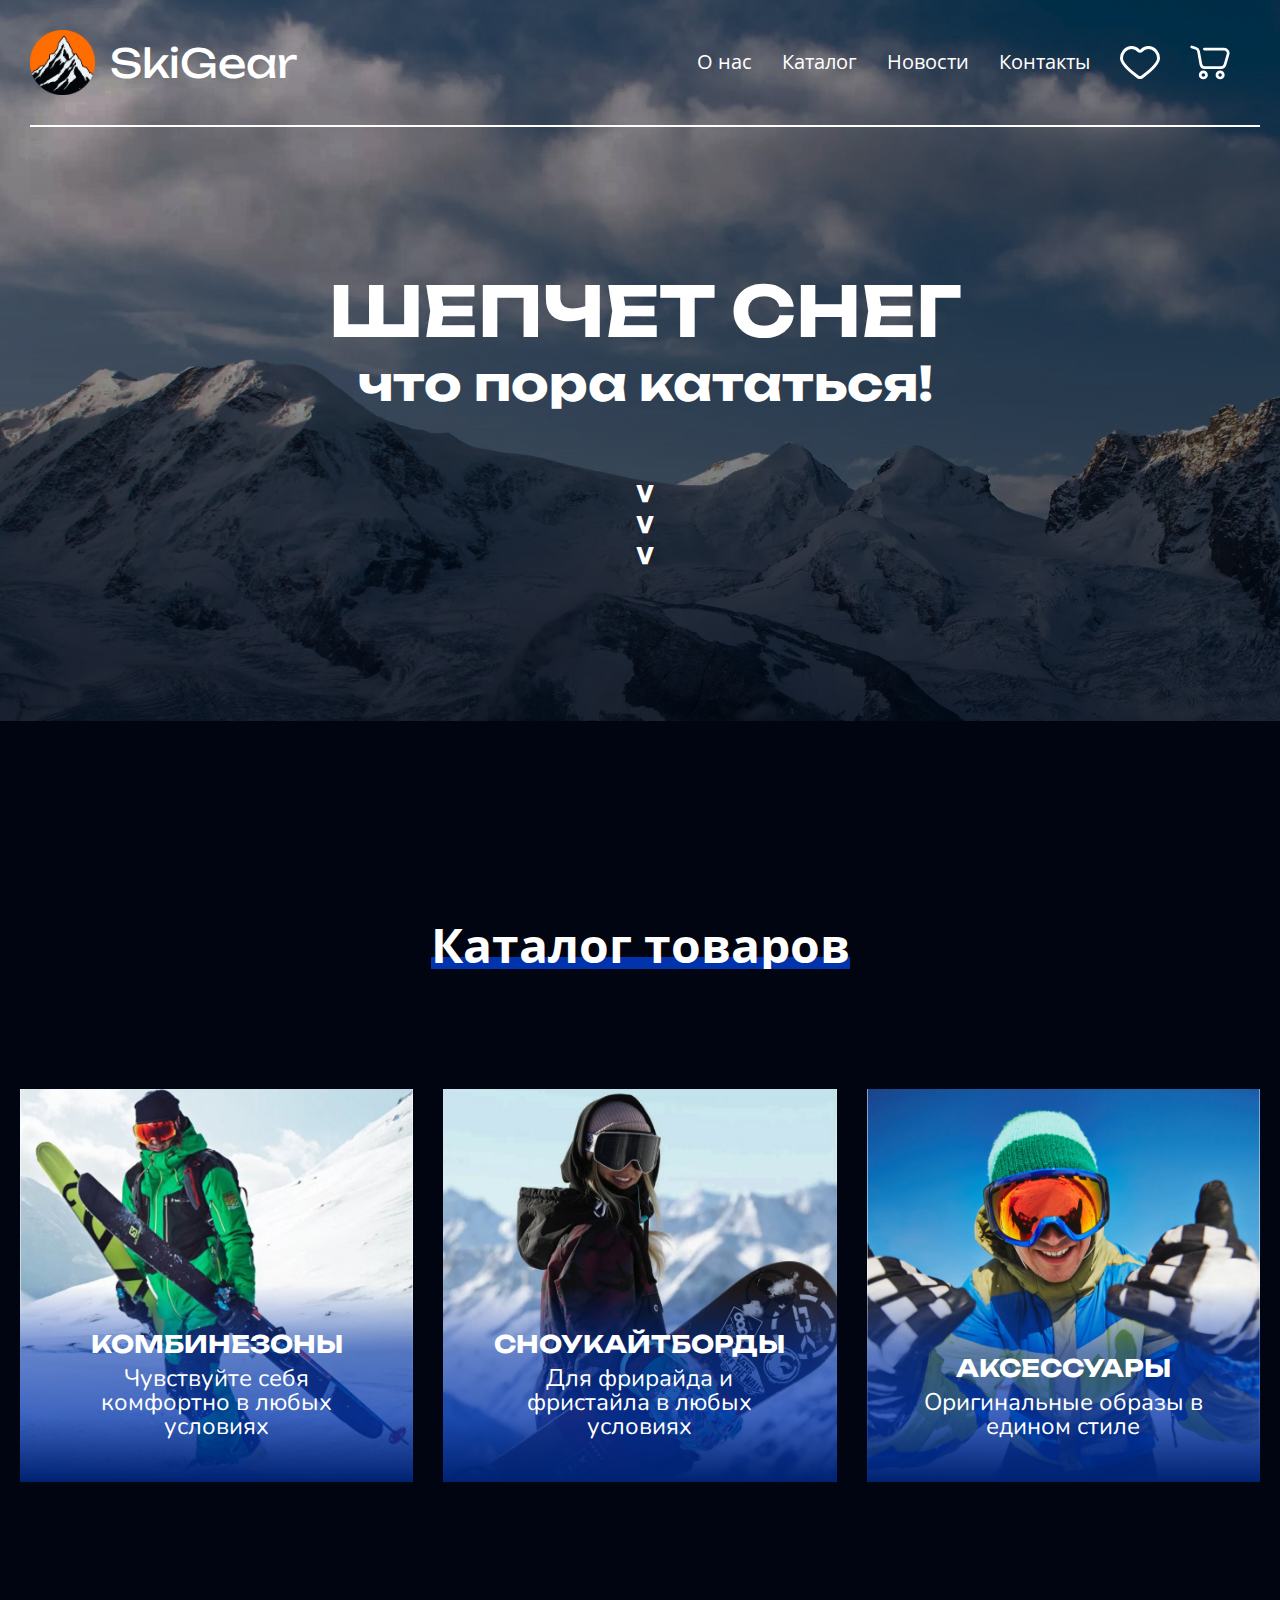
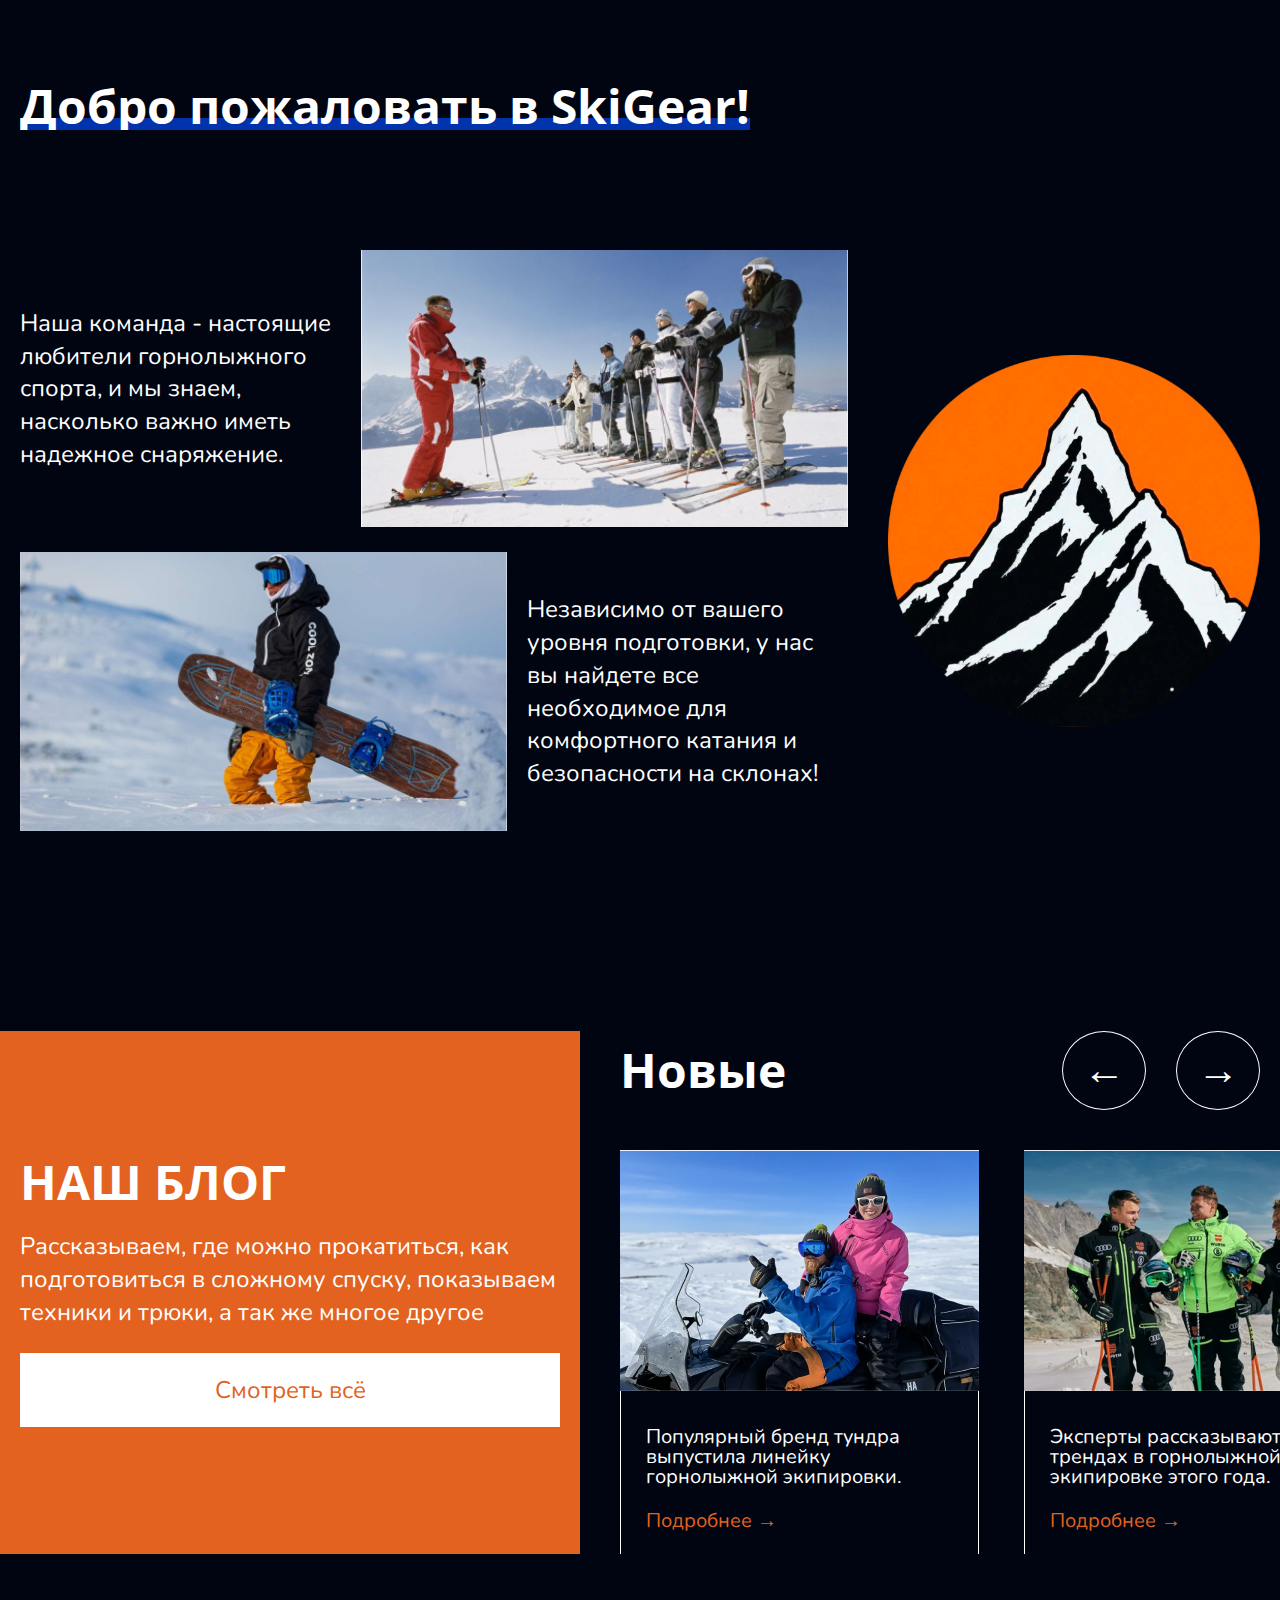
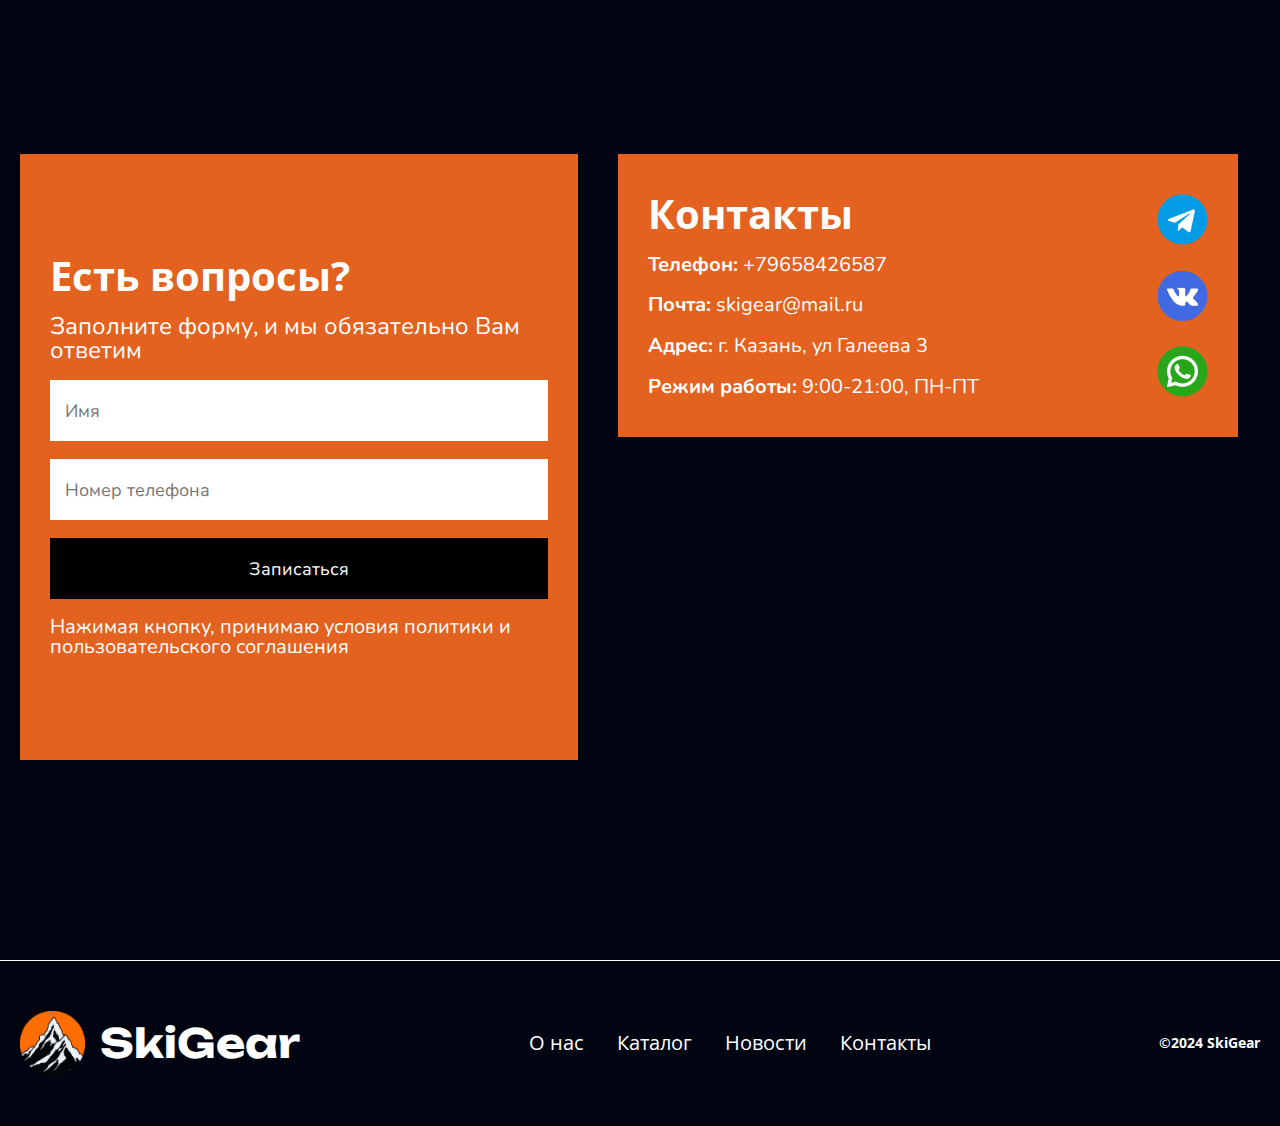
<file: index.html>
<!DOCTYPE html>
<html lang="en">

<head>
    <meta charset="UTF-8">
    <meta name="viewport" content="width=device-width, initial-scale=1.0">
    <link rel="shortcut icon" href="assets/media/logo.png" type="image/x-icon">
    <link rel="stylesheet" href="assets/style/style.css">
    <title>SkiGear</title>
</head>

<body>

    <div class="basket">
        <div class="basket__popup">
            <div class="basket__close">
                <span></span>
            </div>

            <div class="basket__title basket__content">Ваш заказ</div>

            <div class="basket__container">
                <div class="basket__cards ">
                    <div class="basket__card bc basket__content">
                        <div class="bc__close">
                            <span></span>
                        </div>

                        <div class="bc__left">
                            <img src="assets/media/tovar-1.jpg" alt="tovar">
                        </div>
                        <div class="bc__rigth">
                            <p class="bc__name">Комбинезон Тундра STREET 2023</p>
                            <p class="bc__feature"><span>Цвет:</span> оранжевый</p>
                            <p class="bc__feature"><span>Размер:</span> S</p>
                            <div class="bc__bottom">
                                <div class="bc__count">
                                    <button class="bc__minus">-</button>
                                    <p class="bc__count-text">1</p>
                                    <button class="bc__plus">+</button>
                                </div>

                                <p class="bc__price">41 000 ₽</p>
                            </div>
                        </div>
                    </div>

                    <div class="basket__card bc basket__content">
                        <div class="bc__close">
                            <span></span>
                        </div>

                        <div class="bc__left">
                            <img src="assets/media/tovar-1.jpg" alt="tovar">
                        </div>
                        <div class="bc__rigth">
                            <p class="bc__name">Комбинезон Тундра STREET 2023</p>
                            <p class="bc__feature"><span>Цвет:</span> оранжевый</p>
                            <p class="bc__feature"><span>Размер:</span> S</p>
                            <div class="bc__bottom">
                                <div class="bc__count">
                                    <button class="bc__minus">-</button>
                                    <p class="bc__count-text">1</p>
                                    <button class="bc__plus">+</button>
                                </div>

                                <p class="bc__price">41 000 ₽</p>
                            </div>
                        </div>
                    </div>
                </div>

                <div class="basket__bottom basket__content">
                    <div class="basket__textBlock">
                        <input class="basket__promocode" type="text" placeholder="ПРОМОКОД">
                    </div>
                    <div class="basket__textBlock">
                        <p>Доставка</p>
                        <p>200 ₽</p>
                    </div>
                    <div class="basket__textBlock big">
                        <p>Сумма заказа</p>
                        <p>7 699 ₽</p>
                    </div>

                    <button class="basket__btn">Оформить заказ</button>
                </div>
            </div>
        </div>
    </div>

    <!-- Шапка -->
    <div class="header _welcome">
        <header class="header__content content">
            <a href="index.html" class="logo">
                <img src="assets/media/logo.png" alt="logo">
                <p>SkiGear</p>
            </a>

            <div class="header__left">
                <nav class="header__navigation">
                    <div class="header__menuExit"></div>

                    <a class="navigation" href="#about">О нас</a>
                    <a class="navigation" href="catalog.html">Каталог</a>
                    <a class="navigation" href="#news">Новости</a>
                    <a class="navigation" href="#">Контакты</a>
                </nav>

                <div class="header__img">
                    <img src="assets/media/heart-white.svg" alt="heart-white">
                </div>

                <div class="header__img">
                    <img src="assets/media/basket.svg" alt="basket">
                </div>

                <div class="header__burger"></div>
            </div>
        </header>

        <!-- Баннер -->
        <div class="banner _welcome">
            <div class="banner__text">
                <h1>ШЕПЧЕТ СНЕГ</h1>
                <p>что пора кататься!</p>
                <a href="#about" class="banner__arrow">
                    <span>></span>
                    <span>></span>
                    <span>></span>
                </a>
            </div>
        </div>
    </div>

    <!-- Каталоги -->
    <section class="catalog content">
        <h2 class="underlined">Каталог товаров</h2>
        <div class="catalog__cards">
            <div class="catalog__card">
                <img src="assets/media/catalog-1.jpg" alt="catalog__card">
                <div class="catalog__text">
                    <h4>КОМБИНЕЗОНЫ</h4>
                    <p>Чувствуйте себя комфортно в любых условиях</p>
                    <a href="catalog.html">подробнее</a>
                </div>
            </div>
            <div class="catalog__card">
                <img src="assets/media/catalog-2.jpg" alt="catalog__card">
                <div class="catalog__text">
                    <h4>СНОУКАЙТБОРДЫ</h4>
                    <p>Для фрирайда и фристайла в любых условиях</p>
                    <a href="catalog.html">подробнее</a>
                </div>
            </div>
            <div class="catalog__card">
                <img src="assets/media/catalog-3.jpg" alt="catalog__card">
                <div class="catalog__text">
                    <h4>АКСЕССУАРЫ</h4>
                    <p>Оригинальные образы в едином стиле</p>
                    <a href="catalog.html">подробнее</a>
                </div>
            </div>
        </div>
    </section>

    <!-- Блок о нас -->
    <section class="about content" id="about">
        <h2 class="underlined">Добро пожаловать в SkiGear!</h2>

        <div class="about__info">
            <img src="assets/media/logo-mega.svg" alt="logo-mega">

            <div class="about__cards">
                <div class="about__card">
                    <p>Наша команда - настоящие любители горнолыжного спорта, и мы знаем, насколько важно иметь
                        надежное
                        снаряжение.</p>
                    <img src="assets/media/about-1.jpg" alt="about">
                </div>

                <div class="about__card">
                    <img src="assets/media/about-2.jpg" alt="about">
                    <p>Независимо от вашего уровня подготовки, у нас вы найдете все необходимое для комфортного
                        катания
                        и безопасности на склонах!</p>
                </div>
            </div>
        </div>
    </section>

    <!-- Блок с новостями -->
    <section class="news">
        <div class="news__left news-nl">
            <div class="news-nl__content">
                <h2>НАШ БЛОГ</h2>
                <p>Рассказываем, где можно прокатиться, как подготовиться в сложному спуску, показываем техники и
                    трюки,
                    а так же многое другое</p>
                <button>Смотреть всё</button>
            </div>
        </div>

        <div class="news__right news-nr">
            <div class="news-nr__top">
                <h3>Новые</h3>

                <div class="news-nr__btns">
                    <button class="news__arrow">←</button>
                    <button class="news__arrow arrow__left">→</button>
                </div>
            </div>
            <div class="news-nr__cards slider">
                <div class="news-nr__card active">
                    <img src="assets/media/news-1.jpg" alt="news">
                    <div class="news-nr__card-text">
                        <p>Популярный бренд тундра выпустила линейку горнолыжной экипировки.</p>
                        <button>Подробнее <span>→</span></button>
                    </div>
                </div>
                <div class="news-nr__card">
                    <img src="assets/media/news-2.jpg" alt="news">
                    <div class="news-nr__card-text">
                        <p>Эксперты рассказывают о трендах в горнолыжной экипировке этого года. </p>
                        <button>Подробнее →</button>
                    </div>
                </div>
                <div class="news-nr__card">
                    <img src="assets/media/news-3.jpg" alt="news">
                    <div class="news-nr__card-text">
                        <p>Подборка самых функциональных горнолыжных костюмов и аксессуаров </p>
                        <button>Подробнее →</button>
                    </div>
                </div>
                <div class="news-nr__card">
                    <img src="assets/media/news-4.jpg" alt="news">
                    <div class="news-nr__card-text">
                        <p>Только сегодня специальное предложение на горнолыжную экипировку от известных брендов.
                        </p>
                        <button>Подробнее →</button>
                    </div>
                </div>
            </div>
        </div>
    </section>

    <!-- Блок с формой, информацией и картой -->
    <section class="FIM content">
        <div class="forms">
            <h3 class="FIM__title">Есть вопросы?</h3>
            <p class="FIM__text">Заполните форму, и мы обязательно Вам ответим</p>
            <input type="text" placeholder="Имя">
            <input type="text" placeholder="Номер телефона">
            <button>Записаться</button>
            <p class="FIM__textMini">Нажимая кнопку, принимаю условия политики и пользовательского соглашения</span>
        </div>

        <div class="info">
            <div class="info__left">
                <h3 class="FIM__title">Контакты</h3>
                <p class="FIM__textMini"><span>Телефон:</span> +79658426587</p>
                <p class="FIM__textMini"><span>Почта:</span> skigear@mail.ru</p>
                <p class="FIM__textMini"><span>Адрес:</span> г. Казань, ул Галеева 3</p>
                <p class="FIM__textMini"><span>Режим работы: </span> 9:00-21:00, ПН-ПТ</p>
            </div>
            <div class="info__rigth">
                <img src="assets/media/telegram.png" alt="telegram">
                <img src="assets/media/vk.png" alt="vk">
                <img src="assets/media/whatsApp.png" alt="whatsApp">
            </div>
        </div>

        <div class="map">
            <div>
                <iframe
                    src="https://yandex.ru/map-widget/v1/?ll=49.175882%2C55.801814&mode=search&oid=141185495483&ol=biz&sctx=ZAAAAAgBEAAaKAoSCSB%2B%2FnvwlkhAEVQB9zx%2F5ktAEhIJuwz%2F6QYKtD8RjV2iemtgmz8iBgABAgMEBSgKOABAjJ0GSAFqAnJ1nQHNzEw9oAEAqAEAvQFFby9DwgEGu%2BO%2B%2Bo0EggIR0LzRhtC6INC60YLQuNGC0YGKAgCSAgMyMTOaAgxkZXNrdG9wLW1hcHOwAgE%3D&sll=49.175882%2C55.801814&sspn=0.016456%2C0.005620&text=%D0%BC%D1%86%D0%BA%20%D0%BA%D1%82%D0%B8%D1%82%D1%81&z=16.25"
                    width="100%" height="280" frameborder="1" allowfullscreen="true"
                    style="position:relative;"></iframe>
            </div>
        </div>
    </section>

    <!-- footer -->
    <footer class="content">
        <a href="index.html" class="logo footer">
            <img src="assets/media/logo.png" alt="logo">
            <p>SkiGear</p>
        </a>
        <nav>
            <a class="navigation" href="#about">О нас</a>
            <a class="navigation" href="catalog.html">Каталог</a>
            <a class="navigation" href="#news">Новости</a>
            <a class="navigation" href="#">Контакты</a>
        </nav>
        <p>©2024 SkiGear</p>
    </footer>
    <script src="assets/js/welcome.js"></script>
    <script src="assets/js/script.js"></script>
</body>

</html>
</file>
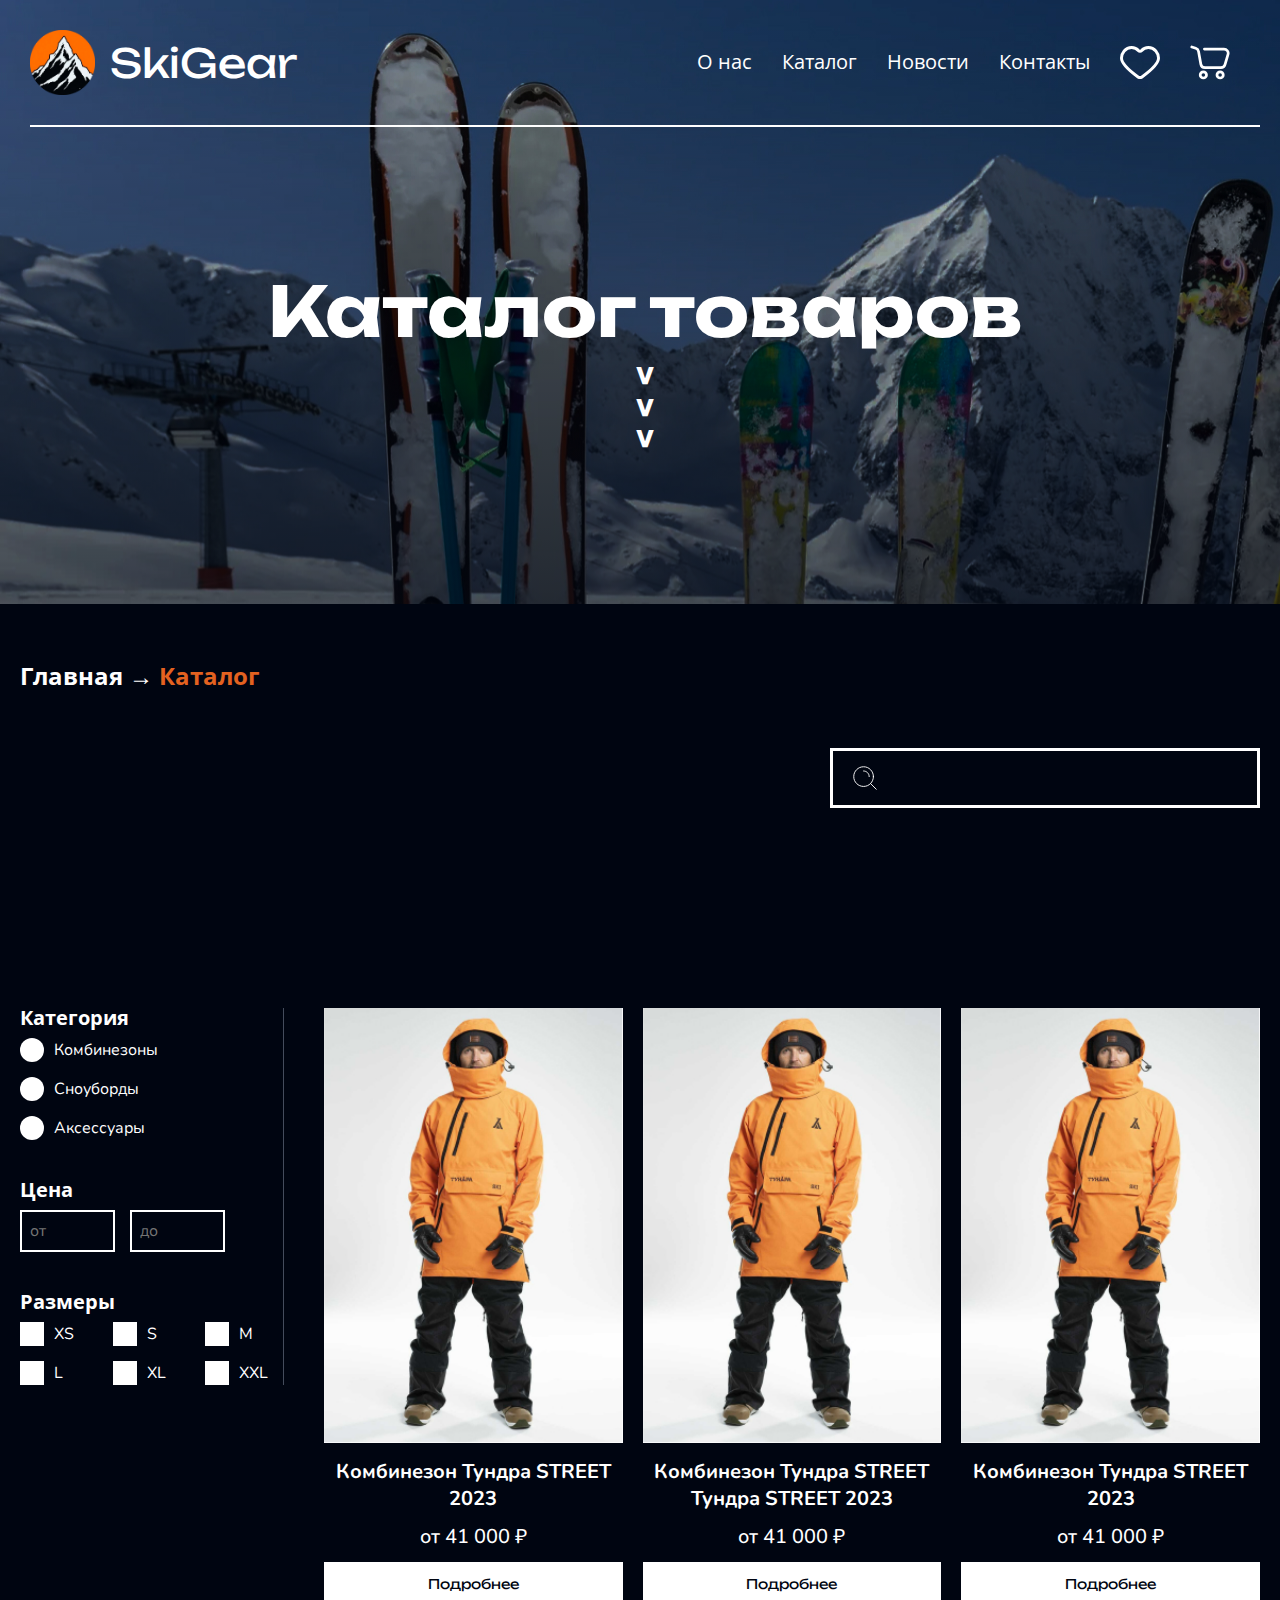
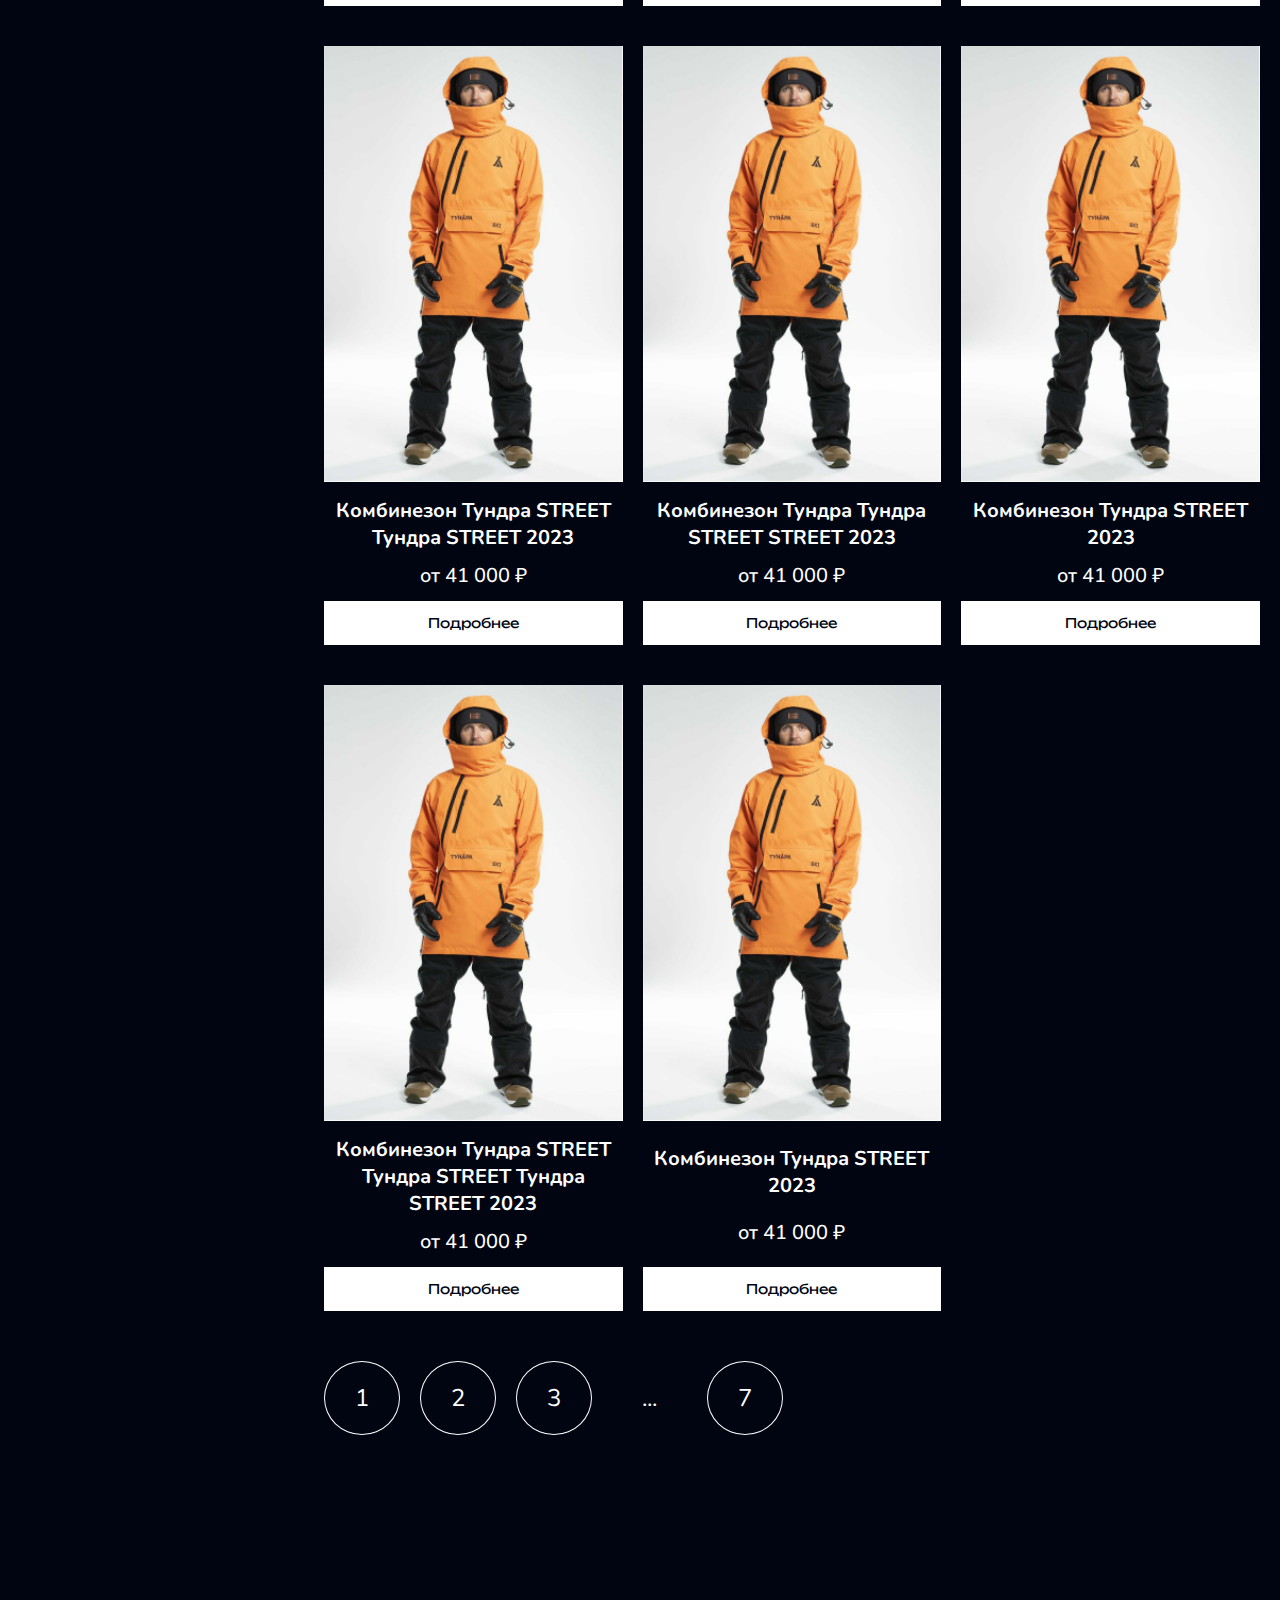
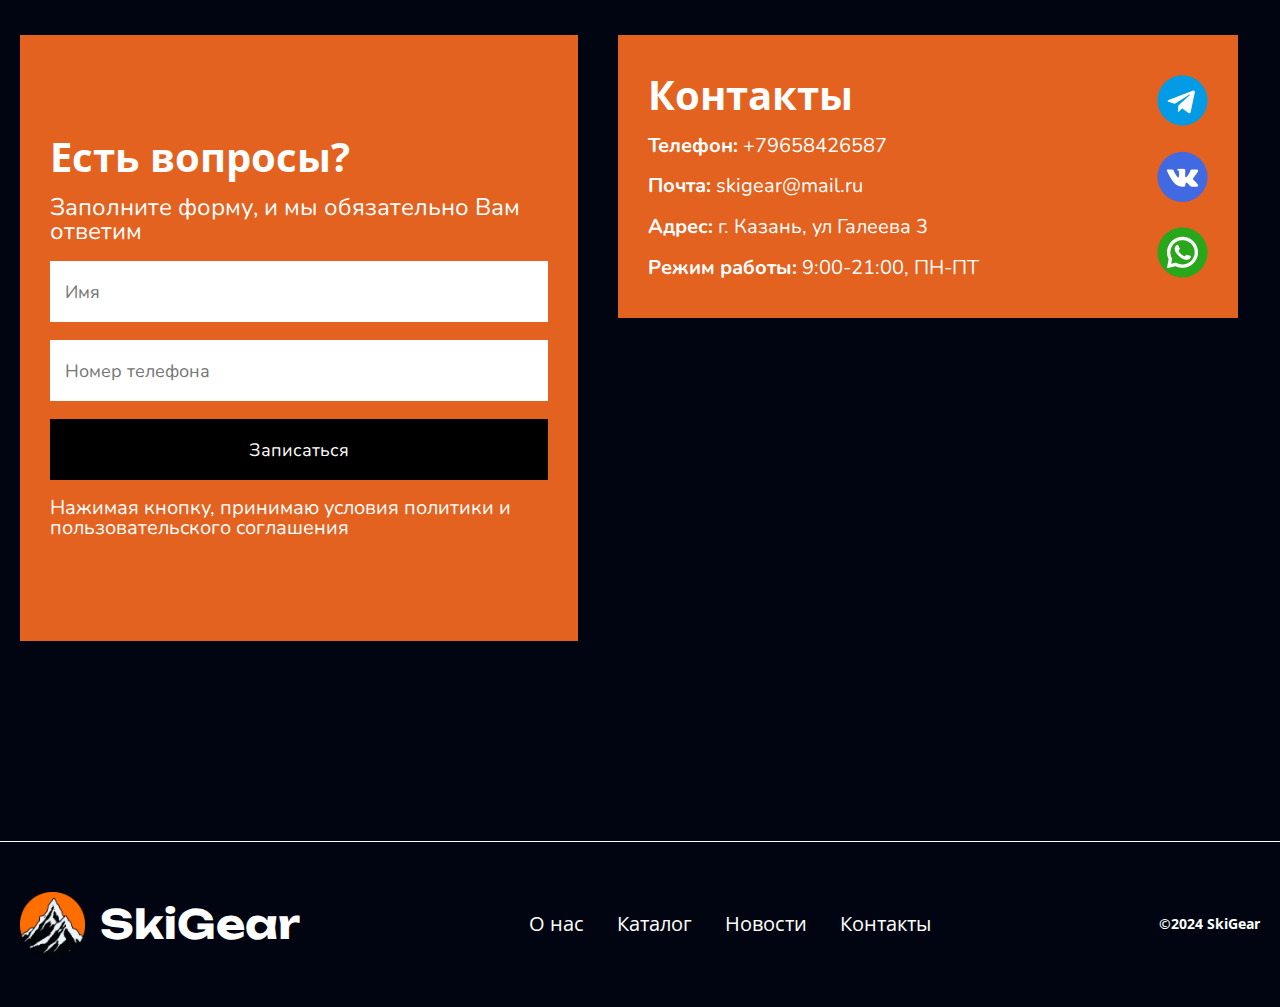
<file: catalog.html>
<!DOCTYPE html>
<html lang="en">

<head>
    <meta charset="UTF-8">
    <meta name="viewport" content="width=device-width, initial-scale=1.0">
    <link rel="shortcut icon" href="assets/media/logo.png" type="image/x-icon">
    <link rel="stylesheet" href="assets/style/style.css">
    <title>SkiGear</title>
</head>

<body>

    <div class="basket">
        <div class="basket__popup">
            <div class="basket__close">
                <span></span>
            </div>

            <div class="basket__title basket__content">Ваш заказ</div>

            <div class="basket__container">
                <div class="basket__cards ">
                    <div class="basket__card bc basket__content">
                        <div class="bc__close">
                            <span></span>
                        </div>

                        <div class="bc__left">
                            <img src="assets/media/tovar-1.jpg" alt="tovar">
                        </div>
                        <div class="bc__rigth">
                            <p class="bc__name">Комбинезон Тундра STREET 2023</p>
                            <p class="bc__feature"><span>Цвет:</span> оранжевый</p>
                            <p class="bc__feature"><span>Размер:</span> S</p>
                            <div class="bc__bottom">
                                <div class="bc__count">
                                    <button class="bc__minus">-</button>
                                    <p class="bc__count-text">1</p>
                                    <button class="bc__plus">+</button>
                                </div>

                                <p class="bc__price">41 000 ₽</p>
                            </div>
                        </div>
                    </div>

                    <div class="basket__card bc basket__content">
                        <div class="bc__close">
                            <span></span>
                        </div>

                        <div class="bc__left">
                            <img src="assets/media/tovar-1.jpg" alt="tovar">
                        </div>
                        <div class="bc__rigth">
                            <p class="bc__name">Комбинезон Тундра STREET 2023</p>
                            <p class="bc__feature"><span>Цвет:</span> оранжевый</p>
                            <p class="bc__feature"><span>Размер:</span> S</p>
                            <div class="bc__bottom">
                                <div class="bc__count">
                                    <button class="bc__minus">-</button>
                                    <p class="bc__count-text">1</p>
                                    <button class="bc__plus">+</button>
                                </div>

                                <p class="bc__price">41 000 ₽</p>
                            </div>
                        </div>
                    </div>
                </div>

                <div class="basket__bottom basket__content">
                    <div class="basket__textBlock">
                        <input class="basket__promocode" type="text" placeholder="ПРОМОКОД">
                    </div>
                    <div class="basket__textBlock">
                        <p>Доставка</p>
                        <p>200 ₽</p>
                    </div>
                    <div class="basket__textBlock big">
                        <p>Сумма заказа</p>
                        <p>7 699 ₽</p>
                    </div>

                    <button class="basket__btn">Оформить заказ</button>
                </div>
            </div>
        </div>
    </div>

    <!-- Шапка -->
    <div class="header _catalog">
        <!-- Навигационное меню -->
        <div class="header__content content">
            <a href="index.html" class="logo">
                <img src="assets/media/logo.png" alt="logo">
                <p>SkiGear</p>
            </a>

            <div class="header__left">
                <nav class="header__navigation">
                    <div class="header__menuExit"></div>

                    <a class="navigation" href="#about">О нас</a>
                    <a class="navigation" href="catalog.html">Каталог</a>
                    <a class="navigation" href="#news">Новости</a>
                    <a class="navigation" href="#">Контакты</a>
                </nav>

                <div class="header__img">
                    <img src="assets/media/heart-white.svg" alt="heart-white">
                </div>

                <div class="header__img">
                    <img src="assets/media/basket.svg" alt="basket">
                </div>

                <div class="header__burger"></div>
            </div>
        </div>

        <!-- Баннер -->
        <div class="banner cp _catalog">
            <div class="banner__text">
                <h1>Каталог товаров</h1>
                <a href="#cp-search" class="banner__arrow">
                    <span>></span>
                    <span>></span>
                    <span>></span>
                </a>
            </div>
        </div>
    </div>

    <!-- Хлебные крошки -->
    <div class="breadcrumbs content">
        <p><a href="index.html">Главная →</a> <span>Каталог</span></p>
    </div>

    <!-- Поисковик -->
    <div class="cp-search content" id="cp-search">
        <div class="cp-search__inp">
            <img src="assets/media/magnifier.svg" alt="magnifier">
            <input type="text">
        </div>
    </div>

    <!-- Каталог товаров -->
    <div class="cp-block content">
        <div class="cp__filter filter-cp">
            <div class="filter-cp__category">
                <p class="filter-cp__name">Категория</p>
                <div class="filter-cp__inp _radio">
                    <input type="radio" name="category" id="category-1">
                    <label class="filter-cp__text _radio" for="category-1">Комбинезоны</label>
                    <input type="radio" name="category" id="category-2">
                    <label class="filter-cp__text _radio" for="category-2">Сноуборды</label>
                    <input type="radio" name="category" id="category-3">
                    <label class="filter-cp__text _radio" for="category-3">Аксессуары</label>
                </div>
            </div>
            <div class="filter-cp__category">
                <p class="filter-cp__name">Цена</p>
                <div class="filter-cp__inp _price">
                    <input type="text" placeholder="от">
                    <input type="text" placeholder="до">
                </div>
            </div>
            <div class="filter-cp__category">
                <p class="filter-cp__name">Размеры</p>
                <div class="filter-cp__inp _size">
                    <input type="checkbox" name="size" id="size-1">
                    <label class="filter-cp__text _size" for="size-1">XS</label>
                    <input type="checkbox" name="size" id="size-2">
                    <label class="filter-cp__text _size" for="size-2">S</label>
                    <input type="checkbox" name="size" id="size-3">
                    <label class="filter-cp__text _size" for="size-3">M</label>
                    <input type="checkbox" name="size" id="size-4">
                    <label class="filter-cp__text _size" for="size-4">L</label>
                    <input type="checkbox" name="size" id="size-5">
                    <label class="filter-cp__text _size" for="size-5">XL</label>
                    <input type="checkbox" name="size" id="size-6">
                    <label class="filter-cp__text _size" for="size-6">XXL</label>
                </div>
            </div>
        </div>

        <div class="cp__right">
            <div class="cp__cards">
                <a href="tovar.html" class="cp__card">
                    <img src="assets/media/tovar-1.jpg" alt="tovar">
                    <p class="cp__card-name">Комбинезон Тундра STREET 2023</p>
                    <p class="cp__card-price">от 41 000 ₽</p>
                    <button class="cp__card-button">Подробнее</button>
                </a>
                <a href="tovar.html" class="cp__card">
                    <img src="assets/media/tovar-1.jpg" alt="tovar">
                    <p class="cp__card-name">Комбинезон Тундра STREET Тундра STREET 2023</p>
                    <p class="cp__card-price">от 41 000 ₽</p>
                    <button class="cp__card-button">Подробнее</button>
                </a>
                <a href="tovar.html" class="cp__card">
                    <img src="assets/media/tovar-1.jpg" alt="tovar">
                    <p class="cp__card-name">Комбинезон Тундра STREET 2023</p>
                    <p class="cp__card-price">от 41 000 ₽</p>
                    <button class="cp__card-button">Подробнее</button>
                </a>
                <a href="tovar.html" class="cp__card">
                    <img src="assets/media/tovar-1.jpg" alt="tovar">
                    <p class="cp__card-name">Комбинезон Тундра STREET Тундра STREET 2023</p>
                    <p class="cp__card-price">от 41 000 ₽</p>
                    <button class="cp__card-button">Подробнее</button>
                </a>
                <a href="tovar.html" class="cp__card">
                    <img src="assets/media/tovar-1.jpg" alt="tovar">
                    <p class="cp__card-name">Комбинезон Тундра Тундра STREET STREET 2023</p>
                    <p class="cp__card-price">от 41 000 ₽</p>
                    <button class="cp__card-button">Подробнее</button>
                </a>
                <a href="tovar.html" class="cp__card">
                    <img src="assets/media/tovar-1.jpg" alt="tovar">
                    <p class="cp__card-name">Комбинезон Тундра STREET 2023</p>
                    <p class="cp__card-price">от 41 000 ₽</p>
                    <button class="cp__card-button">Подробнее</button>
                </a>
                <a href="tovar.html" class="cp__card">
                    <img src="assets/media/tovar-1.jpg" alt="tovar">
                    <p class="cp__card-name">Комбинезон Тундра STREET Тундра STREET Тундра STREET 2023</p>
                    <p class="cp__card-price">от 41 000 ₽</p>
                    <button class="cp__card-button">Подробнее</button>
                </a>
                <a href="tovar.html" class="cp__card">
                    <img src="assets/media/tovar-1.jpg" alt="tovar">
                    <p class="cp__card-name">Комбинезон Тундра STREET 2023</p>
                    <p class="cp__card-price">от 41 000 ₽</p>
                    <button class="cp__card-button">Подробнее</button>
                </a>
            </div>

            <div class="cp__page">
                <button>1</button>
                <button>2</button>
                <button class="cp__page-none">3</button>
                <button class="cp__page-ellipsis">...</button>
                <button>7</button>
            </div>
        </div>

        <div class="cp__filterBtn">
            <div class="cp__filterBtn-img">
                <img class="cp__filterBtn-swich" src="assets/media/фильтр3.png" alt="filter">
            </div>
        </div>
    </div>

    <!-- Блок с формой, информацией и картой -->
    <section class="FIM content">
        <div class="forms">
            <h3 class="FIM__title">Есть вопросы?</h3>
            <p class="FIM__text">Заполните форму, и мы обязательно Вам ответим</p>
            <input type="text" placeholder="Имя">
            <input type="text" placeholder="Номер телефона">
            <button>Записаться</button>
            <p class="FIM__textMini">Нажимая кнопку, принимаю условия политики и пользовательского соглашения</span>
        </div>

        <div class="info">
            <div class="info__left">
                <h3 class="FIM__title">Контакты</h3>
                <p class="FIM__textMini"><span>Телефон:</span> +79658426587</p>
                <p class="FIM__textMini"><span>Почта:</span> skigear@mail.ru</p>
                <p class="FIM__textMini"><span>Адрес:</span> г. Казань, ул Галеева 3</p>
                <p class="FIM__textMini"><span>Режим работы: </span> 9:00-21:00, ПН-ПТ</p>
            </div>
            <div class="info__rigth">
                <img src="assets/media/telegram.png" alt="telegram">
                <img src="assets/media/vk.png" alt="vk">
                <img src="assets/media/whatsApp.png" alt="whatsApp">
            </div>
        </div>

        <div class="map">
            <div>
                <iframe
                    src="https://yandex.ru/map-widget/v1/?ll=49.175882%2C55.801814&mode=search&oid=141185495483&ol=biz&sctx=ZAAAAAgBEAAaKAoSCSB%2B%2FnvwlkhAEVQB9zx%2F5ktAEhIJuwz%2F6QYKtD8RjV2iemtgmz8iBgABAgMEBSgKOABAjJ0GSAFqAnJ1nQHNzEw9oAEAqAEAvQFFby9DwgEGu%2BO%2B%2Bo0EggIR0LzRhtC6INC60YLQuNGC0YGKAgCSAgMyMTOaAgxkZXNrdG9wLW1hcHOwAgE%3D&sll=49.175882%2C55.801814&sspn=0.016456%2C0.005620&text=%D0%BC%D1%86%D0%BA%20%D0%BA%D1%82%D0%B8%D1%82%D1%81&z=16.25"
                    width="100%" height="280" frameborder="1" allowfullscreen="true"
                    style="position:relative;"></iframe>
            </div>
        </div>
    </section>

    <!-- footer -->
    <footer class="content">
        <a href="index.html" class="logo footer">
            <img src="assets/media/logo.png" alt="logo">
            <p>SkiGear</p>
        </a>

        <nav>
            <a class="navigation" href="#about">О нас</a>
            <a class="navigation" href="catalog.html">Каталог</a>
            <a class="navigation" href="#news">Новости</a>
            <a class="navigation" href="#">Контакты</a>
        </nav>
        <p>©2024 SkiGear</p>
    </footer>

    <script src="assets/js/catalog.js"></script>
    <script src="assets/js/script.js"></script>
</body>

</html>
</file>
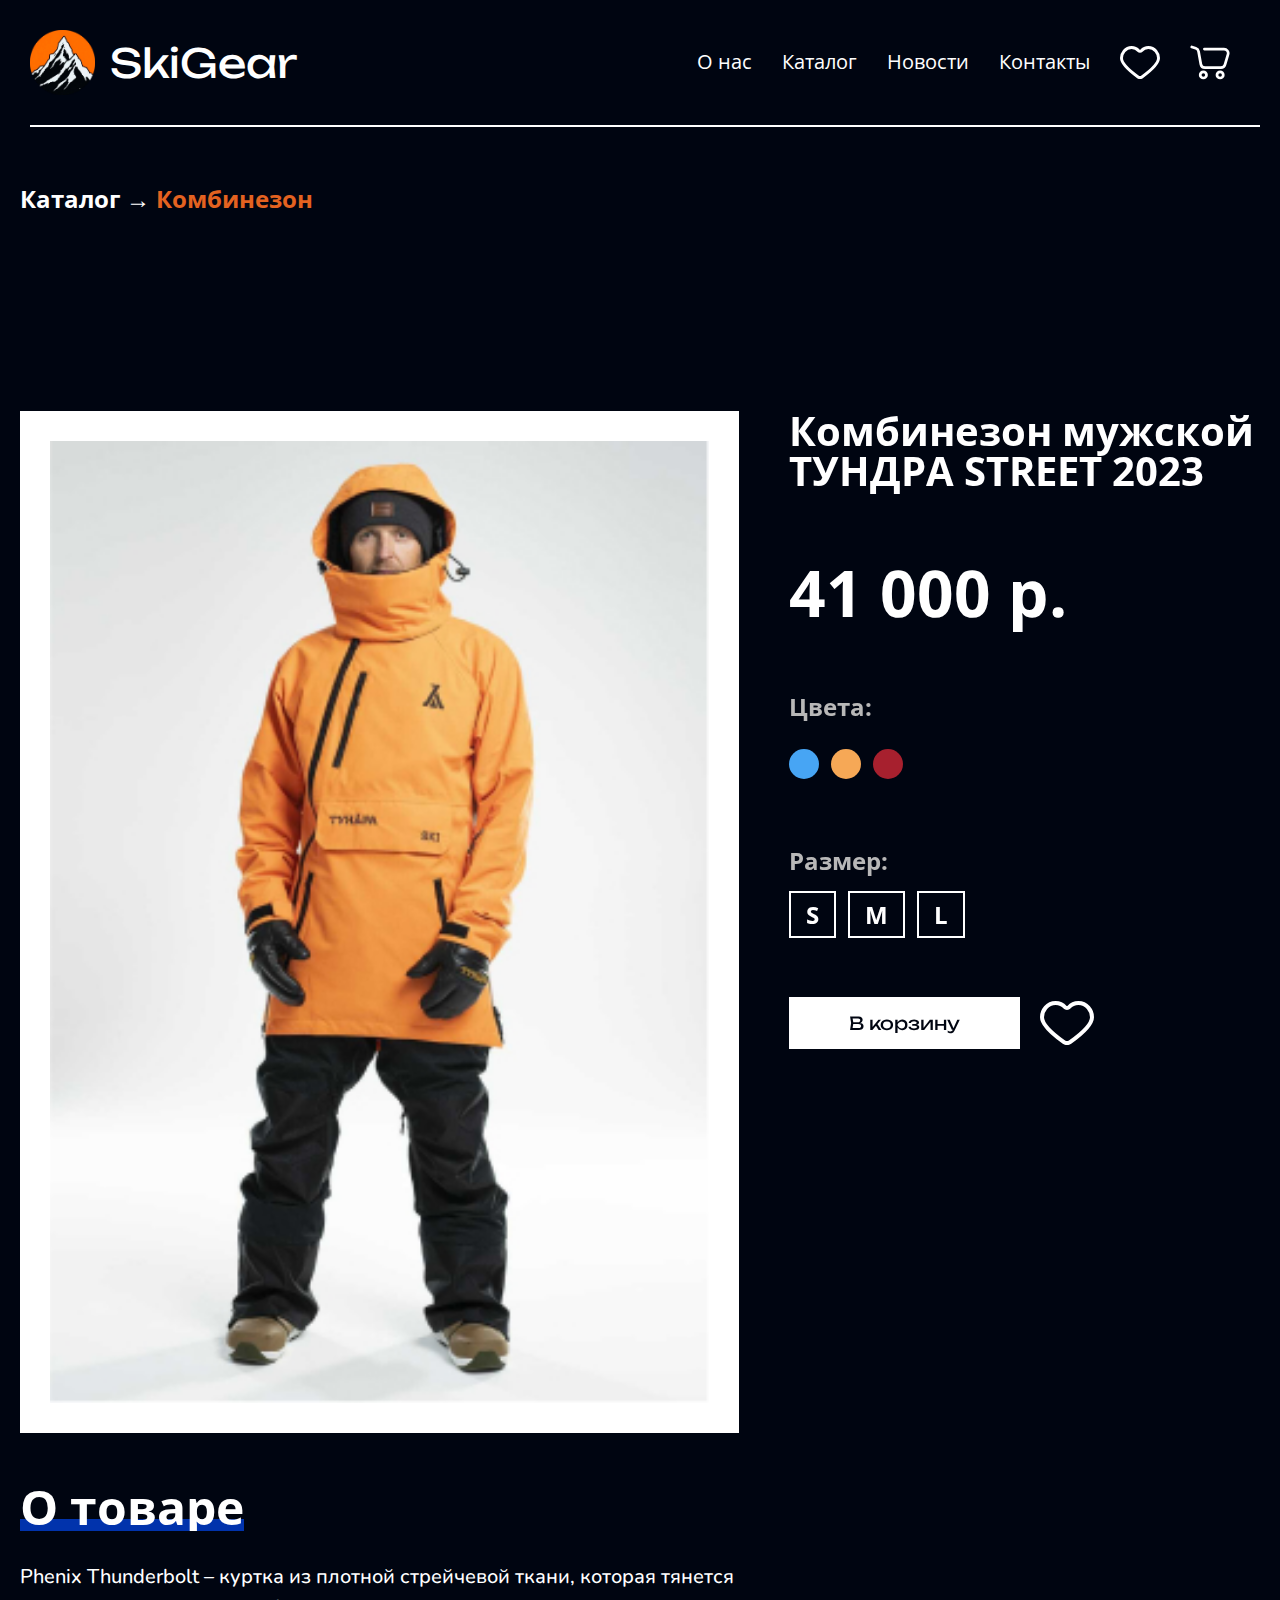
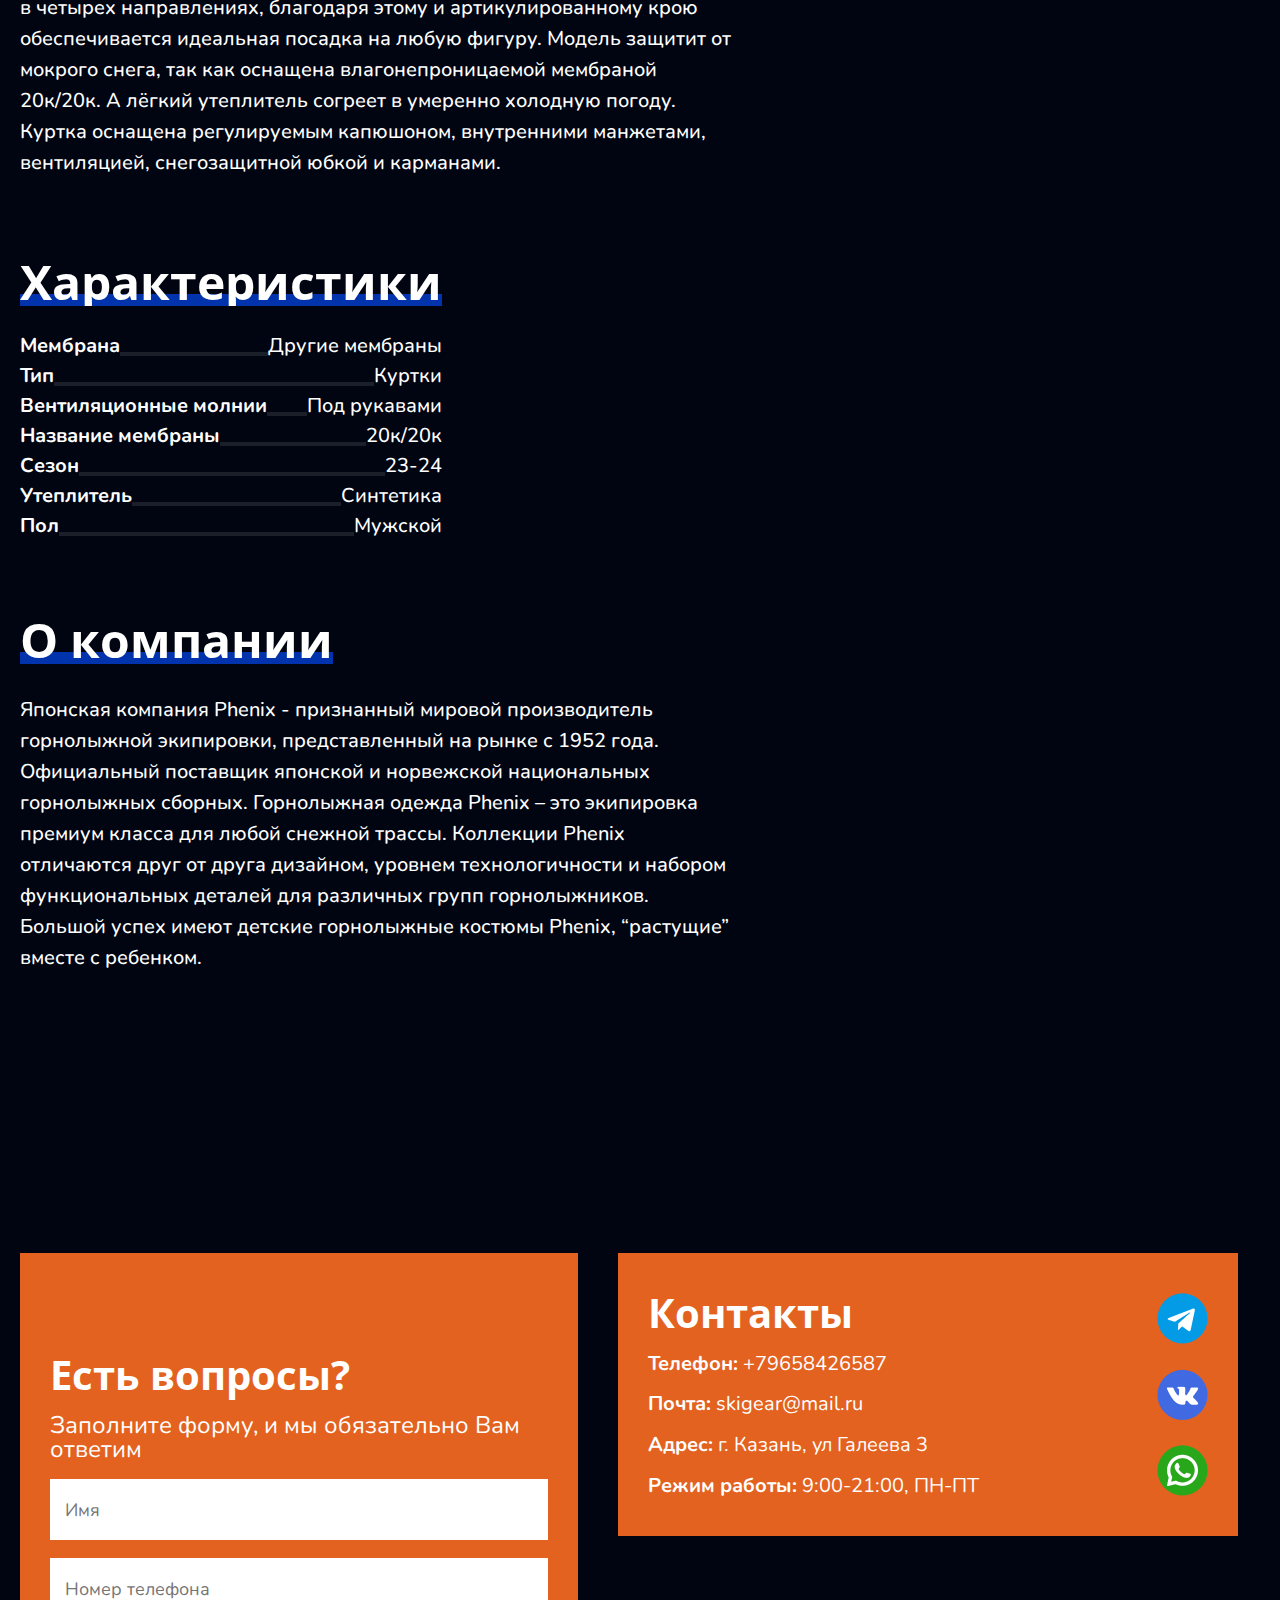
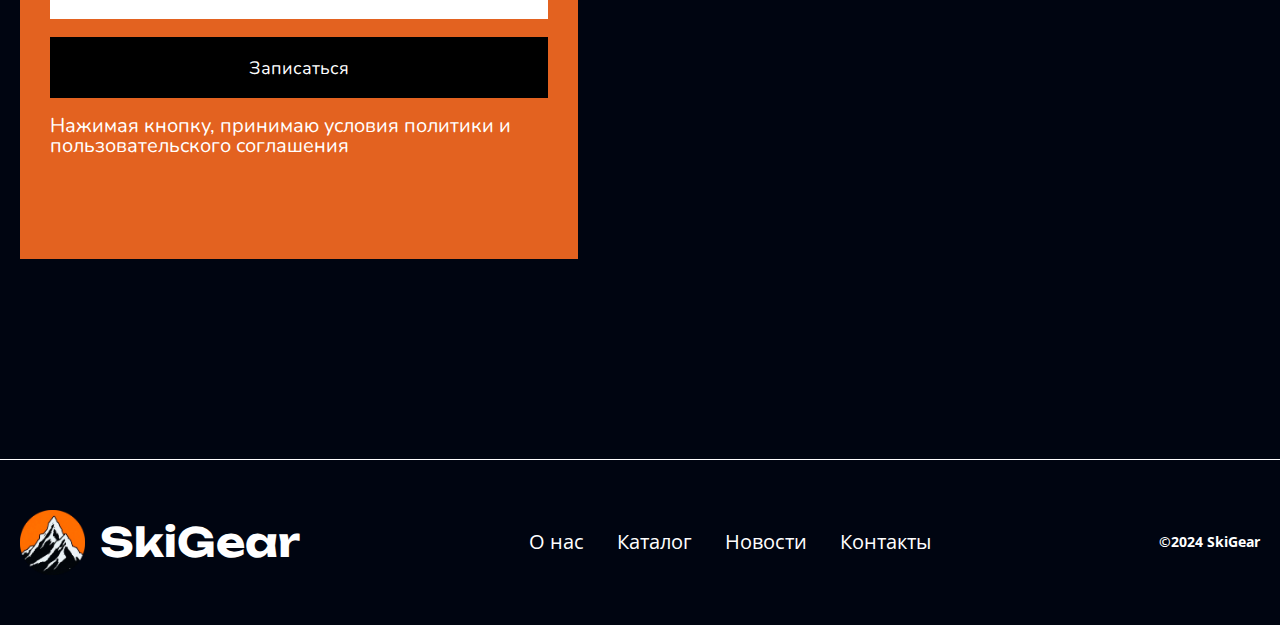
<file: tovar.html>
<!DOCTYPE html>
<html lang="en">

<head>
    <meta charset="UTF-8">
    <meta name="viewport" content="width=device-width, initial-scale=1.0">
    <link rel="stylesheet" href="assets/style/style.css">
    <link rel="shortcut icon" href="assets/media/logo.png" type="image/x-icon">
    <title>SkiGear</title>
</head>

<body>
    <div class="basket">
        <div class="basket__popup">
            <div class="basket__close">
                <span></span>
            </div>

            <div class="basket__title basket__content">Ваш заказ</div>

            <div class="basket__container">
                <div class="basket__cards ">
                    <div class="basket__card bc basket__content">
                        <div class="bc__close">
                            <span></span>
                        </div>

                        <div class="bc__left">
                            <img src="assets/media/tovar-1.jpg" alt="tovar">
                        </div>
                        <div class="bc__rigth">
                            <p class="bc__name">Комбинезон Тундра STREET 2023</p>
                            <p class="bc__feature"><span>Цвет:</span> оранжевый</p>
                            <p class="bc__feature"><span>Размер:</span> S</p>
                            <div class="bc__bottom">
                                <div class="bc__count">
                                    <button class="bc__minus">-</button>
                                    <p class="bc__count-text">1</p>
                                    <button class="bc__plus">+</button>
                                </div>

                                <p class="bc__price">41 000 ₽</p>
                            </div>
                        </div>
                    </div>

                    <div class="basket__card bc basket__content">
                        <div class="bc__close">
                            <span></span>
                        </div>

                        <div class="bc__left">
                            <img src="assets/media/tovar-1.jpg" alt="tovar">
                        </div>
                        <div class="bc__rigth">
                            <p class="bc__name">Комбинезон Тундра STREET 2023</p>
                            <p class="bc__feature"><span>Цвет:</span> оранжевый</p>
                            <p class="bc__feature"><span>Размер:</span> S</p>
                            <div class="bc__bottom">
                                <div class="bc__count">
                                    <button class="bc__minus">-</button>
                                    <p class="bc__count-text">1</p>
                                    <button class="bc__plus">+</button>
                                </div>

                                <p class="bc__price">41 000 ₽</p>
                            </div>
                        </div>
                    </div>
                </div>

                <div class="basket__bottom basket__content">
                    <div class="basket__textBlock">
                        <input class="basket__promocode" type="text" placeholder="ПРОМОКОД">
                    </div>
                    <div class="basket__textBlock">
                        <p>Доставка</p>
                        <p>200 ₽</p>
                    </div>
                    <div class="basket__textBlock big">
                        <p>Сумма заказа</p>
                        <p>7 699 ₽</p>
                    </div>

                    <button class="basket__btn">Оформить заказ</button>
                </div>
            </div>
        </div>
    </div>

    <!-- Навигационное меню -->
    <div class="header">
        <div class="header__content content">
            <a href="index.html" class="logo">
                <img src="assets/media/logo.png" alt="logo">
                <p>SkiGear</p>
            </a>

            <div class="header__left">
                <nav class="header__navigation">
                    <div class="header__menuExit"></div>

                    <a class="navigation" href="#about">О нас</a>
                    <a class="navigation" href="catalog.html">Каталог</a>
                    <a class="navigation" href="#news">Новости</a>
                    <a class="navigation" href="#">Контакты</a>
                </nav>

                <div class="header__img">
                    <img src="assets/media/heart-white.svg" alt="heart-white">
                </div>

                <div class="header__img">
                    <img src="assets/media/basket.svg" alt="basket">
                </div>

                <div class="header__burger"></div>
            </div>
        </div>
    </div>

    <!-- Хлебные крошки -->
    <div class="breadcrumbs content">
        <p><a href="catalog.html">Каталог →</a> <span>Комбинезон</span></p>
    </div>

    <!-- Блоки с информацией о товаре -->
    <div class="tovar-block tb content">
        <div class="tb__img">
            <img src="assets/media/tovar-1.jpg" alt="tovar">
        </div>

        <div class="tb__text tbt">
            <div class="tbt__section">
                <h2 class="tbt__title underlined">О товаре</h2>
                <p class="tbt__description">
                    Phenix Thunderbolt – куртка из плотной стрейчевой ткани, которая тянется в четырех направлениях,
                    благодаря этому и артикулированному крою обеспечивается идеальная посадка на любую фигуру. Модель
                    защитит от мокрого снега, так как оснащена влагонепроницаемой мембраной 20к/20к. А лёгкий утеплитель
                    согреет в умеренно холодную погоду. Куртка оснащена регулируемым капюшоном, внутренними манжетами,
                    вентиляцией, снегозащитной юбкой и карманами.
                </p>
            </div>

            <div class="tbt__section">
                <h2 class="tbt__title underlined">Характеристики</h2>
                <div class="tbt__table">
                    <div class="tbt__colum">
                        <p>Мембрана</p>
                        <span></span>
                        <p>Другие мембраны</p>
                    </div>
                    <div class="tbt__colum">
                        <p>Тип</p>
                        <span></span>
                        <p>Куртки</p>
                    </div>
                    <div class="tbt__colum">
                        <p>Вентиляционные молнии</p>
                        <span></span>
                        <p>Под рукавами</p>
                    </div>
                    <div class="tbt__colum">
                        <p>Название мембраны</p>
                        <span></span>
                        <p>20к/20к</p>
                    </div>
                    <div class="tbt__colum">
                        <p>Сезон</p>
                        <span></span>
                        <p>23-24</p>
                    </div>
                    <div class="tbt__colum">
                        <p>Утеплитель</p>
                        <span></span>
                        <p>Синтетика</p>
                    </div>
                    <div class="tbt__colum">
                        <p>Пол</p>
                        <span></span>
                        <p>Мужской</p>
                    </div>
                </div>
            </div>

            <div class="tbt__section">
                <h2 class="tbt__title underlined">О компании</h2>
                <p class="tbt__description">
                    Японская компания Phenix - признанный мировой производитель горнолыжной экипировки, представленный
                    на рынке с 1952 года. Официальный поставщик японской и норвежской национальных горнолыжных сборных.
                    Горнолыжная одежда Phenix – это экипировка премиум класса для любой снежной трассы. Коллекции Phenix
                    отличаются друг от друга дизайном, уровнем технологичности и набором функциональных деталей для
                    различных групп горнолыжников. Большой успех имеют детские горнолыжные костюмы Phenix, “растущие”
                    вместе с ребенком.
                </p>
            </div>
        </div>

        <div class="tb__panel tbp">
            <p class="tbp__name">Комбинезон мужской ТУНДРА STREET 2023</p>
            <p class="tbp__price">41 000 р.</p>

            <div class="tbp__feature">
                <p class="tbp__miniName">Цвета:</p>
                <div class="tbp__spans">
                    <div>
                        <input type="radio" name="color" id="color-1">
                        <label for="color-1" class="tbp__color blur"></label>
                    </div>
                    <div>
                        <input type="radio" name="color" id="color-2">
                        <label for="color-2" class="tbp__color orange"></label>
                    </div>
                    <div>
                        <input type="radio" name="color" id="color-3">
                        <label for="color-3" class="tbp__color red"></label>
                    </div>
                </div>
            </div>

            <div class="tbp__feature">
                <p class="tbp__miniName">Размер:</p>
                <div class="tbp__spans">
                    <div>
                        <input name="size" type="radio" id="size-1">
                        <label for="size-1" class="tbp__size">S</label>
                    </div>
                    <div>
                        <input name="size" type="radio" id="size-2">
                        <label for="size-2" class="tbp__size">M</label>
                    </div>
                    <div>
                        <input name="size" type="radio" id="size-3">
                        <label for="size-3" class="tbp__size">L</label>
                    </div>
                </div>
            </div>

            <div class="tbp__btns">
                <button class="tbp__buy">В корзину</button>

                <img class="heart__defoult big" src="assets/media/heart-white.svg" alt="heart">
            </div>
        </div>
    </div>

    <!-- Блок с формой, информацией и картой -->
    <section class="FIM content">
        <div class="forms">
            <h3 class="FIM__title">Есть вопросы?</h3>
            <p class="FIM__text">Заполните форму, и мы обязательно Вам ответим</p>
            <input type="text" placeholder="Имя">
            <input type="text" placeholder="Номер телефона">
            <button>Записаться</button>
            <p class="FIM__textMini">Нажимая кнопку, принимаю условия политики и пользовательского соглашения</span>
        </div>

        <div class="info">
            <div class="info__left">
                <h3 class="FIM__title">Контакты</h3>
                <p class="FIM__textMini"><span>Телефон:</span> +79658426587</p>
                <p class="FIM__textMini"><span>Почта:</span> skigear@mail.ru</p>
                <p class="FIM__textMini"><span>Адрес:</span> г. Казань, ул Галеева 3</p>
                <p class="FIM__textMini"><span>Режим работы: </span> 9:00-21:00, ПН-ПТ</p>
            </div>
            <div class="info__rigth">
                <img src="assets/media/telegram.png" alt="telegram">
                <img src="assets/media/vk.png" alt="vk">
                <img src="assets/media/whatsApp.png" alt="whatsApp">
            </div>
        </div>

        <div class="map">
            <div>
                <iframe
                    src="https://yandex.ru/map-widget/v1/?ll=49.175882%2C55.801814&mode=search&oid=141185495483&ol=biz&sctx=ZAAAAAgBEAAaKAoSCSB%2B%2FnvwlkhAEVQB9zx%2F5ktAEhIJuwz%2F6QYKtD8RjV2iemtgmz8iBgABAgMEBSgKOABAjJ0GSAFqAnJ1nQHNzEw9oAEAqAEAvQFFby9DwgEGu%2BO%2B%2Bo0EggIR0LzRhtC6INC60YLQuNGC0YGKAgCSAgMyMTOaAgxkZXNrdG9wLW1hcHOwAgE%3D&sll=49.175882%2C55.801814&sspn=0.016456%2C0.005620&text=%D0%BC%D1%86%D0%BA%20%D0%BA%D1%82%D0%B8%D1%82%D1%81&z=16.25"
                    width="100%" height="280" frameborder="1" allowfullscreen="true"
                    style="position:relative;"></iframe>
            </div>
        </div>
    </section>

    <!-- footer -->
    <footer class="content">
        <a href="index.html" class="logo footer">
            <img src="assets/media/logo.png" alt="logo">
            <p>SkiGear</p>
        </a>

        <nav>
            <a class="navigation" href="#about">О нас</a>
            <a class="navigation" href="catalog.html">Каталог</a>
            <a class="navigation" href="#news">Новости</a>
            <a class="navigation" href="#">Контакты</a>
        </nav>
        <p>©2024 SkiGear</p>
    </footer>

    <script src="assets/js/script.js"></script>
    <script src="assets/js/catalog.js"></script>
</body>

</html>
</file>
<file: assets/style/style.css>
@charset "UTF-8";
/*Обнуление*/
* {
  padding: 0;
  margin: 0;
  border: 0;
}

*,
*:before,
*:after {
  -moz-box-sizing: border-box;
  -webkit-box-sizing: border-box;
  box-sizing: border-box;
}

:focus,
:active {
  outline: none;
}

a:focus,
a:active {
  outline: none;
}

aside,
nav,
footer,
header,
section {
  display: block;
}

html,
body {
  height: 100%;
  width: 100%;
  font-size: 100%;
  line-height: 1;
  font-size: 14px;
  -ms-text-size-adjust: 100%;
  -moz-text-size-adjust: 100%;
  -webkit-text-size-adjust: 100%;
}

input,
button,
textarea {
  font-family: inherit;
}

input::-ms-clear {
  display: none;
}

button {
  cursor: pointer;
  background-color: inherit;
}

button::-moz-focus-inner {
  padding: 0;
  border: 0;
}

a,
a:visited {
  text-decoration: none;
}

a:hover {
  text-decoration: none;
}

ul li {
  list-style: none;
}

img {
  vertical-align: top;
}

h1,
h2,
h3,
h4,
h5,
h6 {
  font-size: inherit;
  font-weight: inherit;
}

@font-face {
  font-family: "Nunito";
  src: url("../fonts/Nunito/Nunito-Bold.ttf");
  font-weight: 700;
}
@font-face {
  font-family: "Nunito";
  src: url("../fonts/Nunito/Nunito-Medium.ttf");
  font-weight: 500;
}
@font-face {
  font-family: "Nunito";
  src: url("../fonts/Nunito/Nunito-Regular.ttf");
  font-weight: 400;
}
@font-face {
  font-family: "OpenSans";
  font-weight: 700;
  src: url("../fonts/Open_Sans/OpenSans-Bold.ttf");
}
@font-face {
  font-family: "OpenSans";
  src: url("../fonts/Open_Sans/OpenSans-Regular.ttf");
  font-weight: 400;
}
@font-face {
  font-family: "Unbounded";
  src: url("../fonts/Unbounded/Unbounded-Bold.ttf");
  font-weight: 700;
}
@font-face {
  font-family: "Unbounded";
  src: url("../fonts/Unbounded/Unbounded-Regular.ttf");
  font-weight: 400;
}
* {
  transition: 0.5s;
  scroll-behavior: smooth;
}

body {
  font-family: "Nunito";
  font-weight: 700;
  background-color: #000511;
  color: white;
}

.content {
  max-width: 1500px;
  width: 100%;
  margin: 200px auto;
}
@media (max-width: 1520px) {
  .content {
    padding-left: 20px;
    padding-right: 20px;
  }
}
@media (max-width: 991px) {
  .content {
    margin: 100px auto;
  }
}

h2 {
  font-family: "OpenSans";
  font-weight: 700;
  font-size: 48px;
  margin-bottom: 120px;
  color: white;
}
@media (max-width: 769px) {
  h2 {
    font-size: 32px;
  }
}
@media (max-width: 991px) {
  h2 {
    margin-bottom: 60px;
  }
}

.underlined {
  overflow: hidden;
  position: relative;
  width: fit-content;
  text-align: center;
  z-index: 10;
}
.underlined::before {
  content: "";
  width: 100%;
  height: 12px;
  position: absolute;
  bottom: 0;
  background-color: #0133ac;
  z-index: -1;
  left: 0;
}

.logo {
  font-family: "Unbounded";
  font-weight: 400;
  font-size: 40px;
  color: white;
  display: flex;
  gap: 15px;
  align-items: center;
}
.logo img {
  width: 65px;
}
@media (max-width: 769px) {
  .logo {
    font-size: 24px;
  }
  .logo img {
    width: 50px;
  }
}
@media (max-width: 468px) {
  .logo {
    font-size: 18px;
  }
  .logo img {
    width: 30px;
  }
}

.header {
  background-size: cover;
  background-repeat: no-repeat;
  background-position: center;
}
@media (max-width: 1520px) {
  .header {
    padding-left: 30px;
    padding-right: 20px;
  }
}
.header._welcome {
  background: linear-gradient(rgba(0, 5, 17, 0), rgba(0, 5, 17, 0.6039215686)), url(../media/fon.jpg);
}
.header._catalog {
  background: linear-gradient(rgba(0, 5, 17, 0), rgba(0, 5, 17, 0.6039215686)), url(../media/fon-2.jpg);
}
.header__content {
  display: flex;
  justify-content: space-between;
  align-items: center;
  padding: 30px 0;
  border-bottom: 2px solid white;
  margin: 0 auto;
}
.header__left {
  display: flex;
  align-items: center;
  gap: 30px;
}
.header__navigation {
  display: flex;
  align-items: center;
  gap: 30px;
}
.header__navigation a {
  font-family: "OpenSans";
  font-weight: 400;
  font-size: 20px;
  color: white;
}
.header__navigation a:hover {
  color: #e36220;
}
.header__img {
  width: 40px;
}
.header__img img {
  width: 100%;
  cursor: pointer;
}
@media (max-width: 991px) {
  .header__burger {
    width: 50px;
    height: 2px;
    background-color: white;
    box-shadow: 0 10px 0 0 white, 0 -10px 0 0 white;
  }
  .header__menuExit {
    width: 50px;
    height: 2px;
    background-color: white;
    position: absolute;
    top: 50px;
    right: 50px;
    transform: rotate(45deg);
  }
  .header__menuExit::before {
    content: "";
    display: block;
    width: 50px;
    height: 2px;
    background-color: white;
    transform: rotate(90deg);
  }
  .header__navigation {
    width: 100%;
    height: 100%;
    background-color: #000511;
    position: fixed;
    z-index: 100;
    top: 0;
    left: 0;
    padding: 20px;
    flex-direction: column;
    justify-content: center;
    align-items: start;
    transform: rotate(0) translateX(-100%);
  }
  .header__navigation a {
    font-size: 36px;
    font-weight: 400;
  }
  .header__navigation.active {
    transform: rotate(1080deg) translateX(0%);
  }
}
@media (max-width: 769px) {
  .header__img {
    width: 30px;
  }
  .header__img img {
    width: 100%;
    cursor: pointer;
  }
}
@media (max-width: 468px) {
  .header__left {
    gap: 20px;
  }
  .header__img {
    width: 30px;
  }
  .header__img img {
    width: 100%;
    cursor: pointer;
  }
  .header__burger {
    width: 35px;
    height: 2px;
    background-color: white;
    box-shadow: 0 10px 0 0 white, 0 -10px 0 0 white;
  }
}

.banner {
  display: flex;
  align-items: center;
  justify-content: center;
}
.banner._welcome {
  padding: 150px 0;
}
.banner._catalog {
  padding: 150px 0;
}
.banner__text {
  color: white;
  font-family: "Unbounded";
  font-weight: 700;
  display: flex;
  align-items: center;
  flex-direction: column;
}
.banner__text h1 {
  font-size: calc(32px + 64 * (100vw - 375px) / 1545);
  margin-bottom: 14px;
}
.banner__text p {
  font-size: calc(24px + 40 * (100vw - 375px) / 1545);
  margin-bottom: 70px;
}
.banner__arrow {
  font-size: calc(24px + 12 * (100vw - 375px) / 1545);
  display: flex;
  flex-direction: column;
  width: max-content;
  color: white;
}
.banner__arrow span {
  transform: rotate(90deg);
  animation: arrow 2s infinite;
}
.banner__arrow span:nth-child(2) {
  animation-delay: -0.2s;
}
.banner__arrow span:nth-child(3) {
  animation-delay: -0.4s;
}

.basket {
  position: fixed;
  height: 100%;
  width: 100%;
  background-color: rgba(0, 5, 17, 0.4784313725);
  z-index: 100;
  transform: scale(0);
  overflow: scroll;
}
.basket::-webkit-scrollbar {
  width: 0;
}
.basket.active {
  transform: scale(1);
}
.basket__popup {
  max-width: 700px;
  margin: auto;
  background-color: #000511;
  position: relative;
  margin-top: 50px;
  min-width: max-content;
  padding-bottom: 50px;
}
.basket__close {
  position: absolute;
  top: 30px;
  right: -50px;
  cursor: pointer;
}
.basket__close span {
  background-color: white;
  display: block;
  width: 50px;
  height: 4px;
  position: relative;
  transform: rotate(45deg);
}
.basket__close span::before {
  content: "";
  background-color: white;
  width: 50px;
  height: 4px;
  position: absolute;
  transform: rotate(90deg);
}
.basket__content {
  padding: 0 64px;
}
.basket__title {
  font-family: "OpenSans";
  font-weight: 700;
  font-size: 48px;
  text-align: center;
  padding: 40px 0;
  margin: 0 64px 40px 64px;
  border-bottom: 1px solid white;
}
.basket__container {
  display: flex;
  flex-direction: column;
  gap: 20px;
}
.basket__cards:last-child {
  margin-bottom: 0;
}
.basket__card {
  margin-bottom: 20px;
  width: 100%;
}
.basket__textBlock {
  padding: 20px 0;
  border-bottom: 1px solid white;
  font-family: "OpenSans";
  font-weight: 700;
  font-size: 20px;
  display: flex;
  align-items: center;
  justify-content: space-between;
}
.basket__textBlock.big {
  font-size: 24px;
  border: none;
}
.basket__promocode {
  font-family: "OpenSans";
  font-weight: 700;
  font-size: 24px;
  color: white;
  background-color: transparent;
}
.basket__btn {
  color: #000511;
  background-color: white;
  padding: 13px;
  font-family: "OpenSans";
  font-weight: 700;
  font-size: 32px;
  width: 100%;
  margin-top: 10px;
  border-radius: 10px;
}
@media (max-width: 991px) {
  .basket__popup {
    max-width: none;
    margin-top: 0;
  }
  .basket__close {
    top: 50px;
    right: 20px;
  }
  .basket__content {
    padding: 0 30px;
  }
  .basket__title {
    font-size: 32px;
    padding: 40px 0 20px 0;
    margin: 0 30px 40px 30px;
    border-bottom: 1px solid white;
  }
  .basket__textBlock {
    font-size: 18px;
  }
  .basket__textBlock.big {
    font-size: 20px;
    border: none;
  }
  .basket__promocode {
    font-size: 20px;
  }
  .basket__btn {
    font-size: 20px;
  }
}

.bc {
  background-color: #1a1e29;
  display: flex;
  align-items: center;
  gap: 30px;
  padding-top: 20px;
  padding-bottom: 20px;
  position: relative;
}
.bc__close {
  position: absolute;
  background-color: white;
  border-radius: 100%;
  top: 0px;
  right: 0;
  cursor: pointer;
  height: 40px;
  width: 40px;
}
.bc__close span {
  position: relative;
  width: 30px;
  height: 3px;
  background-color: #000511;
  transform: rotate(45deg) translateY(10px) translateX(16px);
  display: block;
}
.bc__close span::before {
  content: "";
  width: 30px;
  height: 3px;
  background-color: #000511;
  display: block;
  transform: rotate(90deg) translateY(0px) translateX(0px);
}
.bc__left {
  max-width: 160px;
  max-height: 160px;
  overflow: hidden;
  border-radius: 10px;
}
.bc__left img {
  width: 100%;
}
.bc__rigth {
  display: flex;
  flex-direction: column;
  gap: 15px;
  line-height: 190%;
}
.bc__name {
  font-family: "OpenSans";
  font-weight: 700;
  font-size: 24px;
  display: block;
}
.bc__feature {
  font-family: "OpenSans";
  font-weight: 700;
  font-size: 20px;
}
.bc__feature span {
  color: #b8b8b8;
}
.bc__bottom {
  display: flex;
  align-items: center;
  gap: 30px;
}
.bc__count {
  display: flex;
  align-items: center;
  gap: 20px;
  padding: 5px 10px;
  border: 2px solid white;
  border-radius: 10px;
  font-size: 20px;
}
.bc__count button {
  color: inherit;
  font-size: inherit;
}
.bc__price {
  font-family: "Nunito";
  font-weight: 400;
  font-size: 24px;
}
@media (max-width: 991px) {
  .bc__close {
    top: 0px;
    left: 0;
  }
  .bc__left {
    max-width: 120px;
    max-height: 120px;
  }
  .bc__rigth {
    line-height: 130%;
  }
  .bc__name {
    font-size: 18px;
  }
  .bc__feature {
    font-size: 16px;
  }
}
@media (max-width: 520px) {
  .bc {
    flex-direction: column;
    text-align: center;
  }
  .bc__bottom {
    justify-content: center;
    align-items: center;
  }
}

.breadcrumbs {
  font-size: 24px;
  font-weight: 700;
  font-family: "OpenSans";
  margin: 60px auto 60px auto;
}
.breadcrumbs a {
  color: white;
}
.breadcrumbs span {
  color: #e36220;
}
@media (max-width: 769px) {
  .breadcrumbs {
    margin: 100px auto 40px auto;
    font-size: 18px;
  }
}

.FIM {
  margin: 200px auto;
  display: grid;
  grid-template-columns: 45% 50%;
  grid-template-rows: 1fr 1fr;
  align-items: stretch;
  gap: 40px;
}
.FIM__title {
  font-family: "OpenSans";
  font-weight: 700;
  font-size: 40px;
}
.FIM__text {
  font-weight: 400;
  font-size: 24px;
}
.FIM__textMini {
  font-weight: 400;
  font-size: 20px;
}
.FIM__textMini span {
  font-weight: 700;
}
@media (max-width: 991px) {
  .FIM {
    margin: 100px auto;
    grid-template-columns: 1fr;
  }
}
@media (max-width: 769px) {
  .FIM {
    padding: 0;
  }
  .FIM__title {
    font-size: 32px;
  }
  .FIM__text {
    font-size: 18px;
  }
  .FIM__textMini {
    font-size: 16px;
  }
}

.forms {
  grid-row-start: 1;
  grid-row-end: 3;
  background-color: #e36220;
  padding: 0 30px;
  display: flex;
  flex-direction: column;
  justify-content: center;
  gap: 18px;
}
.forms input {
  width: 100%;
  height: 61px;
  padding: 18px 15px;
  font-size: 18px;
  font-weight: 400;
}
.forms button {
  width: 100%;
  color: white;
  height: 61px;
  font-size: 18px;
  font-weight: 400;
  background-color: black;
}
.forms button:hover {
  background-color: rgb(42, 42, 42);
}
@media (max-width: 991px) {
  .forms {
    padding: 40px 30px;
  }
}
@media (max-width: 769px) {
  .forms {
    padding: 30px 20px;
  }
}

.info {
  background-color: #e36220;
  display: flex;
  justify-content: space-between;
  align-items: stretch;
  padding: 40px 30px;
}
.info__left {
  display: flex;
  flex-direction: column;
  justify-content: space-between;
  gap: 10px;
}
.info__rigth {
  display: flex;
  flex-direction: column;
  justify-content: space-between;
}
@media (max-width: 769px) {
  .info {
    flex-direction: column;
    padding: 20px 20px;
  }
  .info__rigth {
    margin-top: 20px;
    flex-direction: row;
    justify-content: start;
    gap: 20px;
  }
  .info__rigth img {
    max-width: 50px;
  }
}

footer {
  display: flex;
  justify-content: space-between;
  align-items: center;
  padding: 50px 0;
  border-top: 1px solid white;
}
footer nav {
  display: flex;
  gap: 33px;
}
footer nav a {
  color: white;
  font-family: "OpenSans";
  font-weight: 400;
  font-size: 20px;
}
footer p {
  font-family: "OpenSans";
  font-weight: 700;
}
@media (max-width: 991px) {
  footer {
    flex-direction: column;
    gap: 50px;
  }
}
@media (max-width: 469px) {
  footer nav {
    gap: 15px;
  }
  footer nav a {
    font-size: 16px !important;
  }
}

.logo.footer p {
  font-family: "Unbounded";
  font-weight: 700;
}

@keyframes arrow {
  0% {
    opacity: 0;
    transform: rotate(90deg) translate(-30px, 0px);
  }
  50% {
    opacity: 1;
  }
  100% {
    opacity: 0;
    transform: rotate(90deg) translate(30px, 0px);
  }
}
.catalog {
  display: flex;
  flex-direction: column;
  justify-content: start;
  align-items: center;
}
.catalog__cards {
  display: grid;
  grid-template-columns: repeat(auto-fit, minmax(280px, 1fr));
  gap: 30px;
  width: 100%;
}
.catalog__card {
  position: relative;
}
.catalog__card img {
  width: 100%;
}
.catalog__text {
  position: absolute;
  bottom: 0;
  width: 100%;
  height: 50%;
  display: flex;
  flex-direction: column;
  justify-content: end;
  align-items: center;
  background: linear-gradient(rgba(0, 51, 171, 0), rgba(0, 51, 171, 0.5960784314), rgba(0, 51, 171, 0.7568627451), #002272);
  padding: 24px 50px;
}
.catalog__text h4 {
  font-family: "Unbounded";
  font-weight: 700;
  font-size: 24px;
}
.catalog__text p {
  font-size: 24px;
  font-weight: 400;
  text-align: center;
  line-height: 100.5%;
  margin: 10px 0 20px 0;
}
.catalog__text a {
  font-family: "Unbounded";
  font-weight: 400;
  font-size: 16px;
  padding: 10px 50px;
  color: #000511;
  background-color: white;
  opacity: 1;
  padding: 10px 50px;
  height: auto;
}
@media (max-width: 1170px) {
  .catalog h4, .catalog p {
    font-size: 18px;
  }
}
@media (min-width: 1170px) {
  .catalog__card:hover a {
    opacity: 100;
    padding: 10px 50px;
    height: auto;
  }
  .catalog__text a {
    height: 0;
    padding: 0;
    opacity: 0;
  }
}

.about__info {
  display: flex;
  flex-direction: row-reverse;
  justify-content: space-between;
  align-items: center;
  gap: 40px;
}
.about__info img {
  width: 30%;
}
.about__card {
  display: flex;
  justify-content: space-between;
  align-items: center;
  gap: 20px;
}
.about__card:first-child {
  margin-bottom: 25px;
}
.about__card img {
  width: calc(60% - 10px);
}
.about__card p {
  width: calc(40% - 10px);
  font-weight: 400;
  font-size: 24px;
  line-height: 137.5%;
}
@media (max-width: 1170px) {
  .about h2 {
    margin-left: auto;
    margin-right: auto;
  }
  .about__info {
    flex-direction: column;
  }
  .about__info img {
    max-width: 400px;
    width: 100%;
  }
  .about__card img {
    width: 100%;
  }
  .about__card p {
    width: 100%;
    font-weight: 400;
    font-size: 24px;
    line-height: 137.5%;
  }
}
@media (max-width: 769px) {
  .about__card {
    display: flex;
    flex-direction: column-reverse;
    text-align: center;
  }
  .about__card:first-child {
    margin-bottom: 60px;
  }
  .about__card:last-child {
    flex-direction: column;
  }
  .about__card p {
    font-size: 18px;
  }
}

.news {
  display: flex;
  align-items: stretch;
  gap: 40px;
  overflow: hidden;
}
.news__left {
  background-color: #e36220;
  width: calc(50% - 40px);
  z-index: 2;
}
.news__right {
  position: relative;
  max-width: 660px;
  z-index: 1;
}
@media (max-width: 1170px) {
  .news__right {
    max-width: 500px;
  }
}
@media (max-width: 991px) {
  .news {
    flex-direction: column;
  }
  .news__left {
    width: 100%;
  }
  .news__right {
    max-width: none;
  }
}

.news-nl__content {
  max-width: 700px;
  width: 100%;
  margin: auto 0 auto auto;
  padding: 0 70px 0 0;
  height: 100%;
  display: flex;
  flex-direction: column;
  justify-content: center;
  gap: 24px;
}
@media (max-width: 1520px) {
  .news-nl__content {
    padding-left: 20px;
    padding-right: 20px;
  }
}
.news-nl__content h2 {
  margin: 0;
}
.news-nl__content p {
  font-size: 24px;
  font-weight: 400;
  line-height: 137.5%;
}
.news-nl__content button {
  padding: 21px 0;
  width: 100%;
  font-size: 24px;
  color: #e36220;
  background-color: white;
}
@media (max-width: 991px) {
  .news-nl__content {
    text-align: center;
    max-width: none;
    padding: 50px 20px;
  }
}

@media (max-width: 1520px) {
  .news-nr {
    padding-right: 20px;
  }
}
.news-nr__top {
  display: flex;
  justify-content: space-between;
  align-items: center;
  margin-bottom: 40px;
}
.news-nr__top h3 {
  font-size: 48px;
  font-family: "OpenSans";
  font-weight: 700;
}
.news-nr__btns {
  display: flex;
  align-items: center;
  justify-content: space-between;
  gap: 30px;
}
.news-nr__btns button {
  color: white;
  font-size: 42px;
  padding: 10px 20px;
  border-radius: 100%;
  border: 1px solid white;
}
.news-nr__btns button:hover {
  background-color: white;
  color: #000511;
}
.news-nr__cards {
  display: flex;
  align-items: stretch;
  gap: 45px;
}
.news-nr__card-text {
  border: 1px solid white;
  font-size: 20px;
  padding: 45px 25px 20px 25px;
  height: 43%;
  margin-top: -10px;
  display: flex;
  flex-direction: column;
  justify-content: space-between;
  align-items: start;
}
.news-nr__card-text P {
  font-weight: 400;
}
.news-nr__card-text button {
  color: #e36220;
  font-size: 20px;
}
@media (max-width: 991px) {
  .news-nr__top {
    padding: 50px 20px 0px 20px;
  }
  .news-nr__cards {
    padding: 0 0 0 20px;
  }
}
@media (max-width: 468px) {
  .news-nr__top {
    flex-direction: column;
    gap: 30px;
  }
  .news-nr__btns {
    width: 100%;
  }
}

.cp-search {
  margin: 60px auto;
}
.cp-search__inp {
  margin: 0 0 50px auto;
  height: 60px;
  max-width: 430px;
  padding: 15px 20px;
  border: 3px solid white;
  display: flex;
  gap: 10px;
}
.cp-search__inp input {
  height: 100%;
  width: 100%;
  font-size: 24px;
  color: white;
  background: transparent;
}

.cp-block {
  display: grid;
  grid-template-columns: 264px 1fr;
  gap: 40px;
}
@media (max-width: 991px) {
  .cp-block {
    grid-template-columns: 1fr;
  }
}

.cp-block {
  position: relative;
}
.cp__filter {
  display: flex;
  flex-direction: column;
  gap: 40px;
}
.cp__cards {
  display: grid;
  grid-template-columns: repeat(auto-fit, minmax(20em, 1fr));
  column-gap: 20px;
  row-gap: 40px;
}
.cp__card {
  display: flex;
  flex-direction: column;
  justify-content: space-between;
  gap: 15px;
  text-align: center;
  color: white;
}
.cp__card img {
  width: 100%;
}
.cp__card-name {
  font-family: "Nunito";
  font-weight: 700;
  font-size: 20px;
  line-height: 135%;
}
.cp__card-price {
  font-family: "Nunito";
  font-weight: 500;
  font-size: 20px;
}
.cp__card-button {
  width: 100%;
  padding: 14px;
  font-family: "Unbounded";
  font-weight: 400;
  color: #000511;
  background-color: white;
}
@media (min-width: 62em) {
  .cp__card-button:hover {
    color: white;
    background-color: #e36220;
  }
}
.cp__page {
  display: flex;
  gap: 20px;
  margin-top: 50px;
}
.cp__page button {
  border: 1px solid white;
  border-radius: 100%;
  color: white;
  padding: 20px 30px;
  font-size: 24px;
}
@media (min-width: 62em) {
  .cp__page button:hover {
    color: #000511;
    background-color: white;
  }
}
.cp__page-ellipsis {
  border: none !important;
  border-radius: none !important;
}
@media (min-width: 62em) {
  .cp__page-ellipsis:hover {
    color: white !important;
    background-color: #000511 !important;
  }
}
.cp__filterBtn {
  height: 100%;
  position: absolute;
  width: 100px;
  right: 0;
  top: 0;
  display: none;
}
.cp__filterBtn-img {
  position: relative;
  height: 100%;
}
.cp__filterBtn-swich {
  border-radius: 100%;
  width: 100px;
  padding: 10px;
  background-color: #003db5;
  position: sticky;
  top: 85%;
}
@media (max-width: 991px) {
  .cp__filterBtn {
    display: block;
  }
  .cp__cards {
    grid-template-columns: repeat(auto-fit, minmax(16em, 1fr));
  }
  .cp__page {
    gap: 10px;
    margin-top: 30px;
  }
  .cp__page button {
    padding: 12px 20px;
    font-size: 18px;
  }
}
@media (max-width: 469px) {
  .cp__page-none {
    display: none;
  }
}

.filter-cp {
  border-right: 1px solid #444c5c;
  height: max-content;
}
.filter-cp__name {
  font-family: "OpenSans";
  font-weight: 700;
  font-size: 20px;
  margin-bottom: 10px;
}
.filter-cp__text {
  display: inline-flex;
  align-items: center;
  position: relative;
  cursor: pointer;
  font-weight: 400;
  font-size: 16px;
}
.filter-cp__text::before {
  content: "";
  align-self: flex-start;
  margin: 0px 10px 0px 0px;
  flex: 0 0 24px;
  left: 0;
  top: 0;
  width: 24px;
  height: 24px;
  background: #fff;
}
.filter-cp__text._radio::before {
  border-radius: 100%;
}
.filter-cp__inp._radio {
  display: flex;
  flex-direction: column;
  gap: 15px;
}
.filter-cp__inp._radio input {
  display: none;
}
.filter-cp__inp._radio input:checked + .filter-cp__text._radio::before {
  background: #ffffff url("../media/filter-ellipse.svg") center no-repeat;
}
.filter-cp__inp._price {
  display: flex;
  gap: 15px;
}
.filter-cp__inp._price input {
  width: 95px;
  border: 2px solid white;
  background: transparent;
  padding: 8px;
  color: white;
  font-size: 16px;
}
.filter-cp__inp._size {
  display: grid;
  grid-template-columns: 1fr 1fr 1fr;
  gap: 15px;
}
.filter-cp__inp._size input {
  display: none;
}
.filter-cp__inp._size input:checked + .filter-cp__text._size::before {
  background: #ffffff url("../media/filter-chek.svg") center no-repeat;
}
@media (max-width: 991px) {
  .filter-cp {
    position: fixed;
    z-index: 20;
    background-color: #000511;
    top: 30%;
    padding: 40px;
    transform: translateX(-150%);
  }
  .filter-cp.active {
    transform: translateX(0%);
  }
}

.tovar-block {
  display: grid;
  grid-template-columns: 58% 38%;
  gap: 50px;
}

.tb__img {
  text-align: center;
  background-color: white;
}
.tb__img img {
  height: 100%;
  width: 100%;
  padding: 30px;
}
.tb__panel {
  display: flex;
  flex-direction: column;
  gap: 70px;
  position: sticky;
  top: 50px;
}

.tbt__section {
  margin-bottom: 80px;
}
.tbt__title {
  margin-bottom: 30px;
}
.tbt__description {
  font-weight: 500;
  font-family: "Nunito";
  font-size: 20px;
  line-height: 155%;
}
.tbt__table {
  display: grid;
  gap: 10px;
  width: fit-content;
}
.tbt__colum {
  display: flex;
  justify-content: space-between;
  font-size: 20px;
  font-weight: 500;
}
.tbt__colum p {
  white-space: nowrap;
}
.tbt__colum p:first-child {
  font-weight: 700;
}
.tbt__colum span {
  min-width: 40px;
  width: 100%;
  border-bottom: 4px solid #1a1f29;
}

.tbp {
  grid-column-start: 1;
  grid-column-start: 2;
  grid-row-start: 0;
  grid-row-end: 2;
  font-family: "OpenSans";
  font-weight: 700;
}
.tbp__name {
  font-size: 40px;
}
.tbp__price {
  font-size: 64px;
}
.tbp__feature {
  display: flex;
  flex-direction: column;
  gap: 30px;
}
.tbp__miniName {
  font-size: 24px;
  color: #b8b8b8;
}
.tbp__spans {
  display: flex;
  gap: 12px;
}
.tbp__spans input {
  display: none;
}
.tbp__spans input:checked + .tbp__color {
  border: 5px solid white;
}
.tbp__spans input:checked + .tbp__size {
  background-color: white;
  color: #000511;
}
.tbp__color {
  width: 30px;
  height: 30px;
  border-radius: 100%;
  display: block;
  cursor: pointer;
}
.tbp__color.blur {
  background-color: #47a5f4;
}
.tbp__color.orange {
  background-color: #f6a856;
}
.tbp__color.red {
  background-color: #a7202e;
}
.tbp__size {
  font-size: 24px;
  padding: 5px 15px;
  border: 2px solid white;
  cursor: pointer;
}
@media (min-width: 62em) {
  .tbp__size:hover {
    background-color: rgb(41, 41, 41);
  }
}
.tbp__btns {
  display: flex;
  align-items: center;
  gap: 20px;
}
.tbp__buy {
  padding: 15px 60px;
  color: #000511;
  background-color: white;
  font-family: "Unbounded";
  font-weight: 400;
  font-size: 18px;
}
@media (min-width: 62em) {
  .tbp__buy:hover {
    background-color: #e36220;
  }
}

@media (max-width: 991px) {
  .tovar-block {
    grid-template-columns: 1fr;
  }
  .tbp {
    grid-column-start: 0;
    grid-column-start: 1;
    grid-row-start: 2;
    grid-row-end: 3;
    position: static;
  }
}
@media (max-width: 468px) {
  .tb__panel {
    gap: 30px;
  }
  .tbt__section {
    margin-bottom: 40px;
  }
  .tbt__description {
    font-size: 16px;
  }
  .tbt__colum {
    font-size: 16px;
  }
  .tbt__colum p {
    white-space: wrap;
  }
  .tbp__name {
    font-size: 20px;
  }
  .tbp__price {
    font-size: 32px;
  }
  .tbp__feature {
    gap: 20px;
  }
  .tbp__btns {
    margin-top: 20px;
  }
}
</file>
